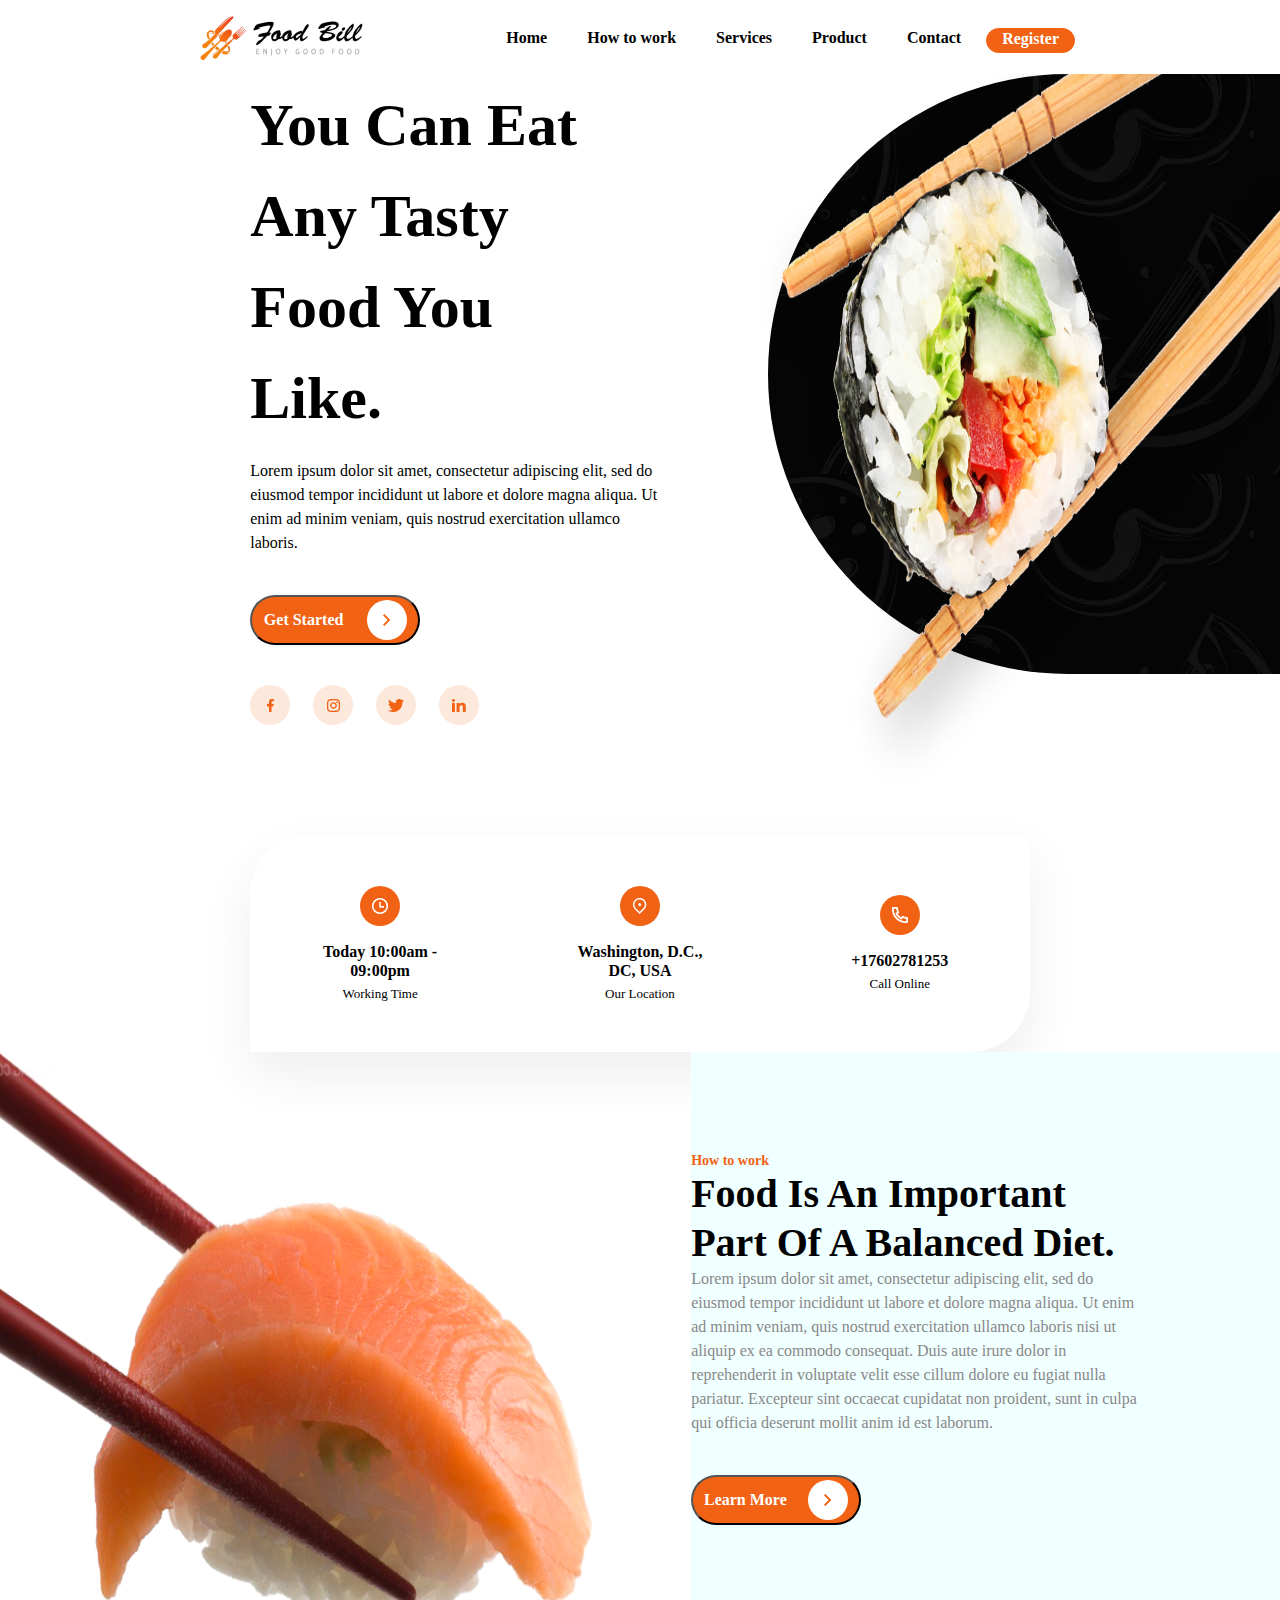
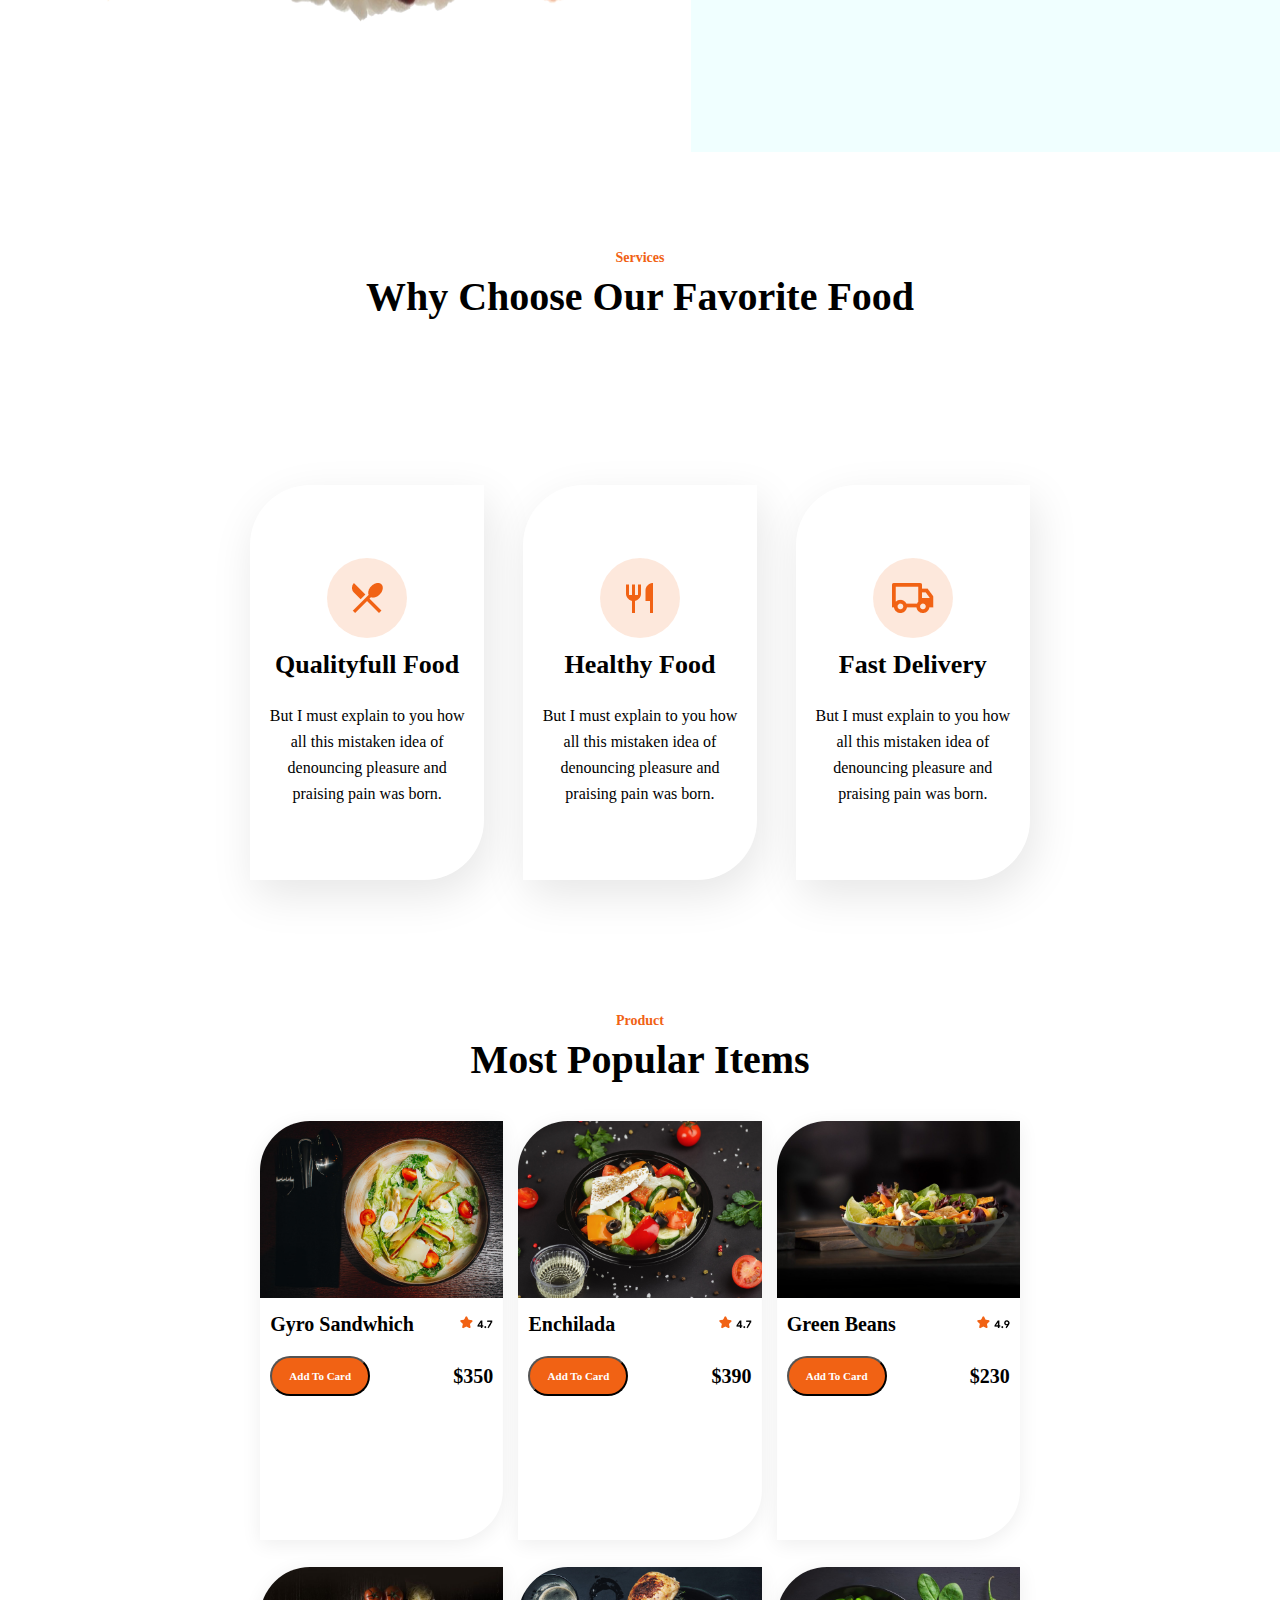
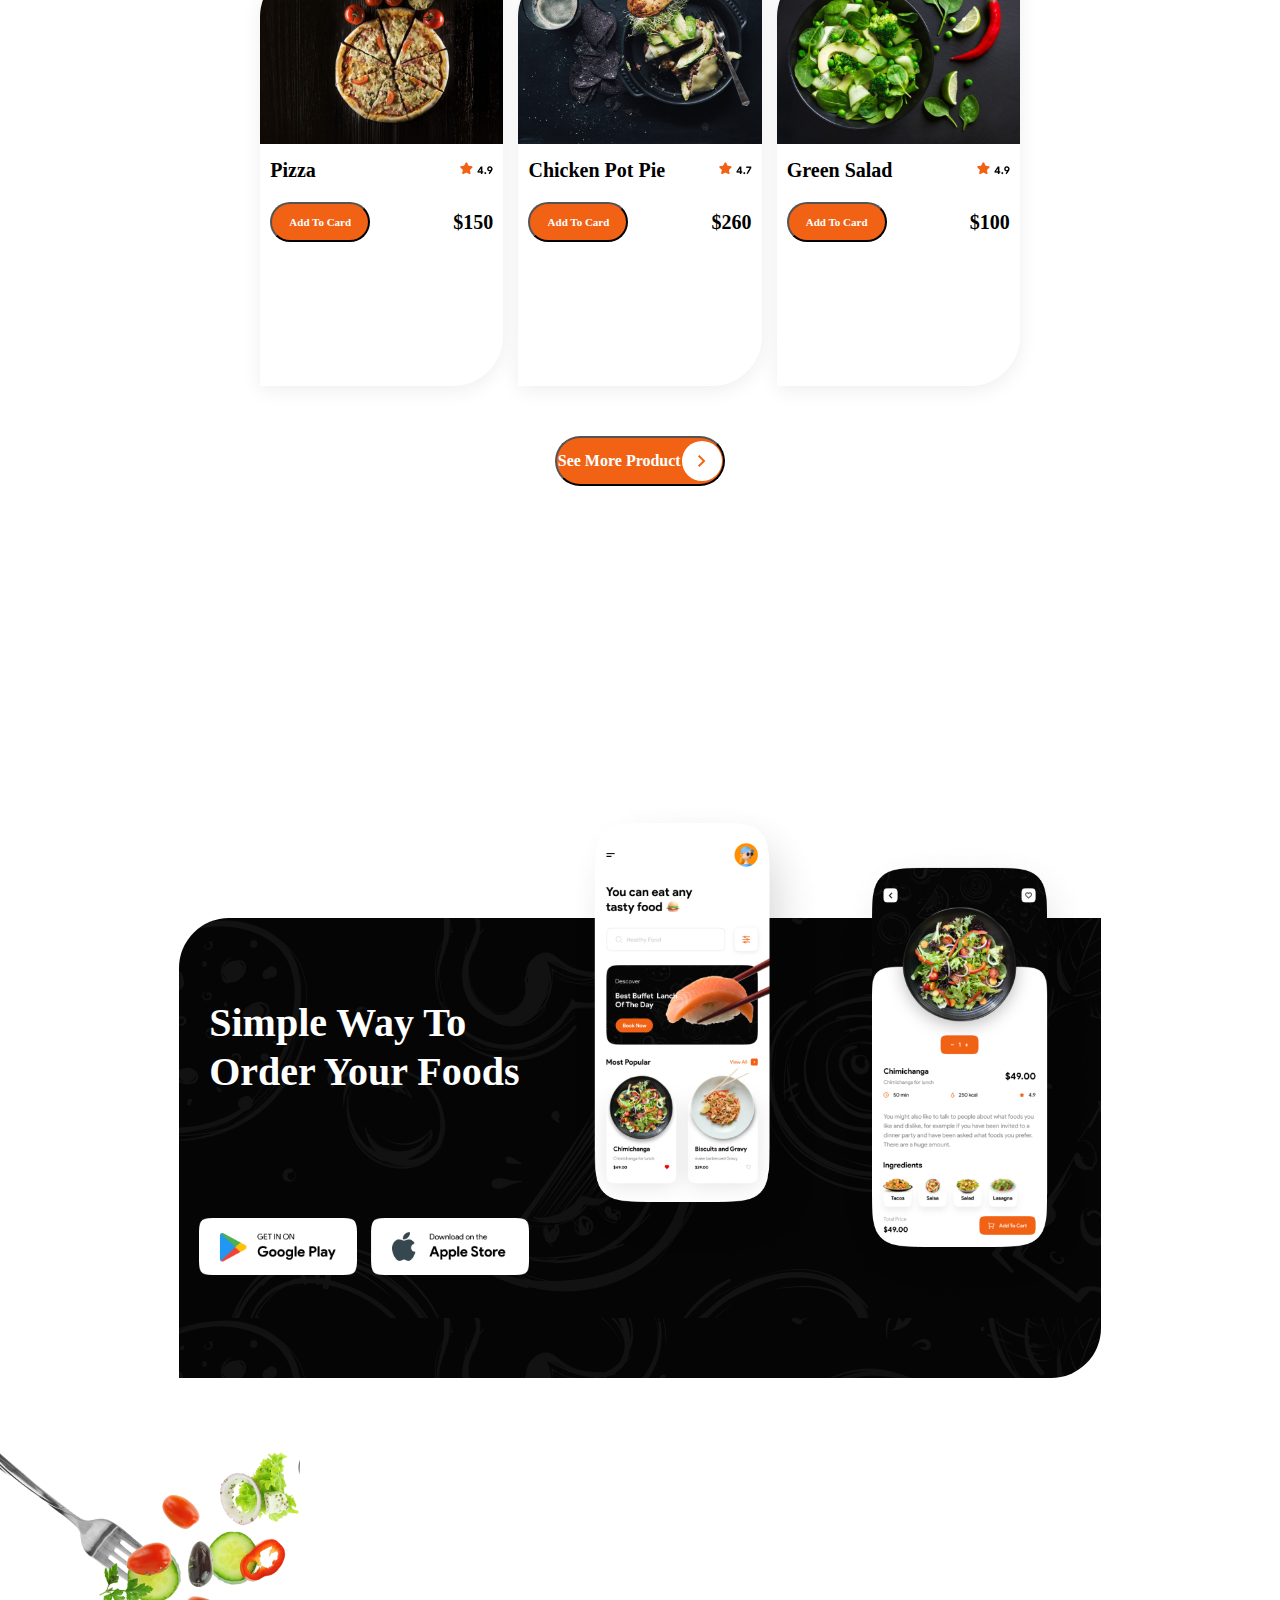
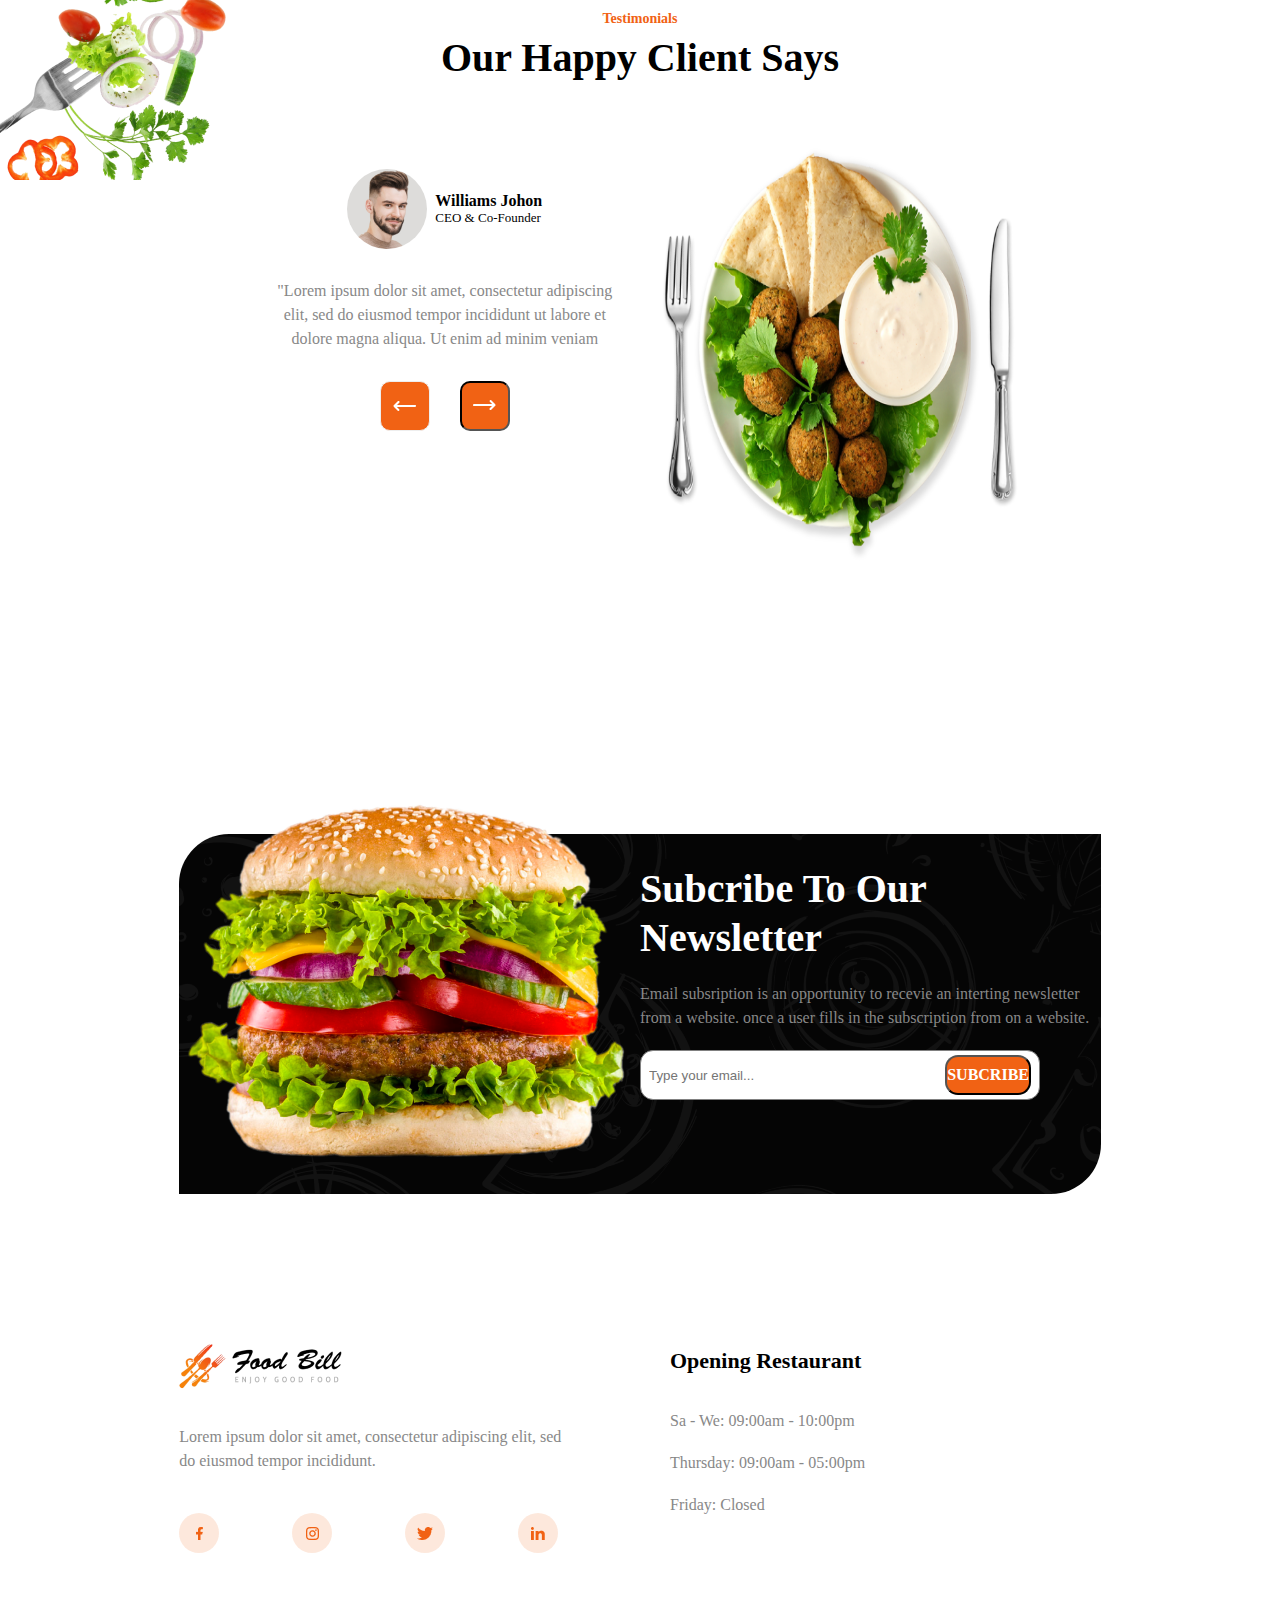
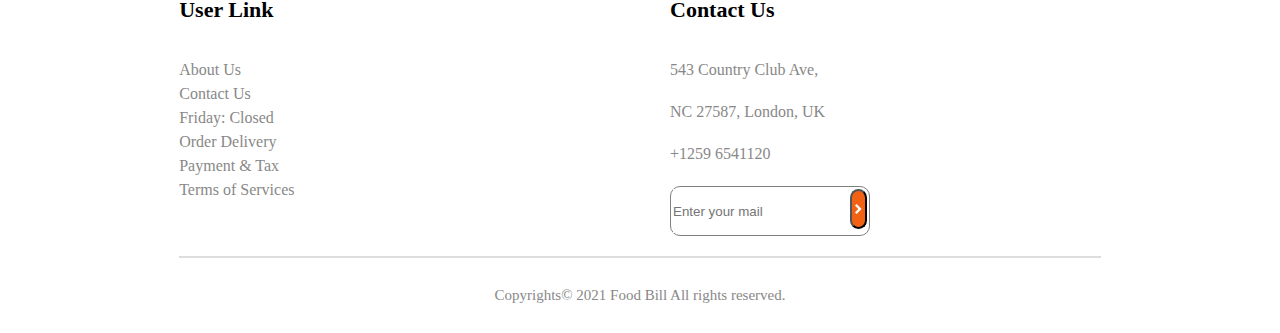
<file: FrontEnd-Restoran/index.html>
<!DOCTYPE html>
<html lang="en">

<head>
    <meta charset="UTF-8">
    <meta http-equiv="X-UA-Compatible" content="IE=edge">
    <meta name="viewport" content="width=device-width, initial-scale=1.0">
    <link rel="stylesheet" href="sass/style.css">
    <script src="./script.js" defer></script>
    <link rel="stylesheet" href="https://cdnjs.cloudflare.com/ajax/libs/font-awesome/5.15.3/css/all.min.css"/>
    <title>Document</title>
</head>

<body>
    <div class="wrapper">
        <div class="main-container">
            <nav>
                <div class="logo">
                    <img src="./assets/images/logo.png">
                </div>
                <input type="checkbox" id="click">
                <label for="click" class="menu-btn">
                    <i class="fas fa-bars"></i>
                </label>
                <ul>
                    <li><a class="active" href="#">Home</a></li>
                    <li><a href="#">How to work</a></li>
                    <li><a href="#">Services</a></li>
                    <li><a href="#">Product</a></li>
                    <li><a href="#">Contact</a></li>
                    <li><a href="#">Register</a></li>
                </ul>
            </nav>
            <section class="intro-container">
                <div class="intro">
                    <div class="intro-h">
                        <p>You Can Eat
                            Any Tasty
                            Food You Like.</p>
                    </div>
                    <div class="intro-p">
                        <p>Lorem ipsum dolor sit amet, consectetur adipiscing elit, sed do eiusmod tempor incididunt ut
                            labore et dolore magna aliqua. Ut enim ad minim veniam, quis nostrud exercitation ullamco
                            laboris.</p>
                    </div>
                    <button class="button">
                        <p>Get Started</p>
                        <div class="vector">
                            <img src="./assets/images/Vector.png">
                        </div>
                    </button>
                    <div class="social">
                        <div><img src="./assets/images/facebook.png"></div>
                        <div><img src="./assets/images/instagram.png"></div>
                        <div><img src="./assets/images/twitter.png"></div>
                        <div><img src="./assets/images/linkedln.png"></div>
                    </div>
                    <div class="info">
                        <div class="info-blog">
                            <div class="blog">
                                <div>
                                    <div class="blog-img">
                                        <img src="./assets/images/clock.png">
                                    </div>
                                </div>
                                <div class="blog-text-1">
                                    <p>Today 10:00am - 09:00pm</p>
                                </div>
                                <div class="blog-text-2">
                                    <p>Working Time</p>
                                </div>
                            </div>
                        </div>
                        <div class="info-blog">
                            <div class="blog">
                                <div>
                                    <div class="blog-img">
                                        <img src="./assets/images/place.png">
                                    </div>
                                </div>
                                <div class="blog-text-1">
                                    <p>Washington, D.C., DC, USA</p>
                                </div>
                                <div class="blog-text-2">
                                    <p>Our Location</p>
                                </div>
                            </div>
                        </div>
                        <div class="info-blog">
                            <div class="blog">
                                <div>
                                    <div class="blog-img">
                                        <img src="./assets/images/Telephone.png">
                                    </div>
                                </div>
                                <div class="blog-text-1">
                                    <p>‎+17602781253</p>
                                </div>
                                <div class="blog-text-2">
                                    <p>Call Online</p>
                                </div>
                            </div>
                        </div>
                    </div>
                </div>
                <div class="hecne">
                    <!-- <img id="bowl" src="./assets/images/sushi-bowl.png"> -->
                    <img id="sushibowl" src="./assets/images/sushi-sticks.png">
                </div>
            </section>
            <section class="diet">
                <div class="diet-pic">
                    <img id="stick" src="./assets/images/sushi-stick.png">
                </div>
                <div class="diet-box">
                    <div class="diet-part">
                        <p>How to work</p>
                        <p>Food Is An Important Part Of
                            A Balanced Diet.</p>
                        <p>Lorem ipsum dolor sit amet, consectetur adipiscing elit, sed do eiusmod tempor incididunt ut
                            labore et dolore magna aliqua. Ut enim ad minim veniam, quis nostrud exercitation ullamco
                            laboris nisi ut aliquip ex ea commodo consequat. Duis aute irure dolor in reprehenderit in
                            voluptate velit esse cillum dolore eu fugiat nulla pariatur. Excepteur sint occaecat
                            cupidatat non proident, sunt in culpa qui officia deserunt mollit anim id est laborum.</p>
                        <button class="button">
                            <p>Learn More</p>
                            <div class="vector">
                                <img src="./assets/images/Vector.png">
                            </div>
                        </button>
                    </div>
                </div>
            </section>
            <section class="services">
                <div class="ser-con">
                    <p class="ser-p">Services</p>
                </div>
                <div class="fav-con">
                    <p class="fav-p">Why Choose Our Favorite Food</p>
                </div>
                <div class="service-blog-container">
                    <div class="service-blogs">
                        <div class="service-blog">
                            <div class="ser-blog">
                                <div class="icon-con">
                                    <div class="icon">
                                        <img src="./assets/images/fork1.png">
                                    </div>
                                </div>
                                <div>
                                    <p class="ser-blog-h">
                                        Qualityfull Food
                                    </p>
                                </div>
                                <div>
                                    <p class="ser-blog-p">
                                        But I must explain to you how all this
                                        mistaken idea of denouncing pleasure and praising pain was born.
                                    </p>
                                </div>
                            </div>
                        </div>
                        <div class="service-blog">
                            <div class="ser-blog">
                                <div class="icon-con">
                                    <div class="icon">
                                        <img src="./assets/images/fork2.png">
                                    </div>
                                </div>
                                <div>
                                    <p class="ser-blog-h">
                                        Healthy Food
                                    </p>
                                </div>
                                <div>
                                    <p class="ser-blog-p">
                                        But I must explain to you how all this
                                        mistaken idea of denouncing pleasure and praising pain was born.
                                    </p>
                                </div>
                            </div>
                        </div>
                        <div class="service-blog">
                            <div class="ser-blog">
                                <div class="icon-con">
                                    <div class="icon">
                                        <img src="./assets/images/kamaz.png">
                                    </div>
                                </div>
                                <div>
                                    <p class="ser-blog-h">
                                        Fast Delivery
                                    </p>
                                </div>
                                <div>
                                    <p class="ser-blog-p">
                                        But I must explain to you how all this
                                        mistaken idea of denouncing pleasure and praising pain was born.
                                    </p>
                                </div>
                            </div>
                        </div>
                    </div>
                </div>
            </section>
            <section class="menu-sec">
                <div class="ser-con">
                    <p class="ser-p">Product</p>
                </div>
                <div class="fav-con">
                    <p class="fav-p">Most Popular Items</p>
                </div>
                <div class="menus-sec">
                    <div class="menus">
                        <div class="menu">
                            <div>
                                <img class="photo" src="./assets/images/pro1.png">
                            </div>
                            <div class="prdc-name">
                                <div>
                                    <p>Gyro Sandwhich</p>
                                </div>
                                <div>
                                    <img src="./assets/images/star.png">
                                    <img src="./assets/images/4.7.png">
                                </div>
                            </div>
                            <div class="addto">
                                <button class="buttonadd">
                                    <p>Add To Card</p>
                                </button>
                                <p class="price">
                                    $350
                                </p>
                            </div>
                        </div>
                        <div class="menu">
                            <div>
                                <img class="photo" src="./assets/images/pro2.png">
                            </div>
                            <div class="prdc-name">
                                <div>
                                    <p>Enchilada</p>
                                </div>
                                <div>
                                    <img src="./assets/images/star.png">
                                    <img src="./assets/images/4.7.png">
                                </div>
                            </div>
                            <div class="addto">
                                <button class="buttonadd">
                                    <p>Add To Card</p>
                                </button>
                                <p class="price">
                                    $390
                                </p>
                            </div>
                        </div>
                        <div class="menu">
                            <div>
                                <img class="photo" src="./assets/images/pro3.png">
                            </div>
                            <div class="prdc-name">
                                <div>
                                    <p>Green Beans</p>
                                </div>
                                <div>
                                    <img src="./assets/images/star.png">
                                    <img src="./assets/images/4.9.png">
                                </div>
                            </div>
                            <div class="addto">
                                <button class="buttonadd">
                                    <p>Add To Card</p>
                                </button>
                                <p class="price">
                                    $230
                                </p>
                            </div>
                        </div>
                        <div class="menu">
                            <div>
                                <img class="photo" src="./assets/images/pro4.png">
                            </div>
                            <div class="prdc-name">
                                <div>
                                    <p>Pizza</p>
                                </div>
                                <div>
                                    <img src="./assets/images/star.png">
                                    <img src="./assets/images/4.9.png">
                                </div>
                            </div>
                            <div class="addto">
                                <button class="buttonadd">
                                    <p>Add To Card</p>
                                </button>
                                <p class="price">
                                    $150
                                </p>
                            </div>
                        </div>
                        <div class="menu">
                            <div>
                                <img class="photo" src="./assets/images/pro5.png">
                            </div>
                            <div class="prdc-name">
                                <div>
                                    <p>Chicken Pot Pie</p>
                                </div>
                                <div>
                                    <img src="./assets/images/star.png">
                                    <img src="./assets/images/4.7.png">
                                </div>
                            </div>
                            <div class="addto">
                                <button class="buttonadd">
                                    <p>Add To Card</p>
                                </button>
                                <p class="price">
                                    $260
                                </p>
                            </div>
                        </div>
                        <div class="menu">
                            <div>
                                <img class="photo" src="./assets/images/pro6.png">
                            </div>
                            <div class="prdc-name">
                                <div>
                                    <p>Green Salad</p>
                                </div>
                                <div>
                                    <img src="./assets/images/star.png">
                                    <img src="./assets/images/4.9.png">
                                </div>
                            </div>
                            <div class="addto">
                                <button class="buttonadd">
                                    <p>Add To Card</p>
                                </button>
                                <p class="price">
                                    $100
                                </p>
                            </div>
                        </div>
                    </div>
                </div>
                <div class="centered-button">
                    <button class="button">
                        <p>See More Product</p>
                        <div class="vector">
                            <img src="./assets/images/Vector.png">
                        </div>
                    </button>
                </div>
            </section>
            <section class="apps">
                <div class="app">
                    <div class="left-app">
                        <div class="word-con">
                            <p>Simple Way To
                                Order Your Foods</p>
                        </div>
                        <img id="apps" src="./assets/images/apps.png">
                    </div>
                    <div class="right-app">
                        <div><img id="tel1" src="./assets/images/tel1.png"></div>
                        <div><img id="tel2" src="./assets/images/tel2.png"></div>
                    </div>
                </div>
            </section>
            <section class="client">
                <div class="salad">

                </div>
                <div class="ser-con">
                    <p class="ser-p">Testimonials</p>
                </div>
                <div class="fav-con">
                    <p class="fav-p">Our Happy Client Says</p>
                </div>
                <div class="client-con">
                    <div class="client-box">
                        <div class="box">
                            <div class="inner-box">
                                <div class="profile">
                                    <img id="profile" src="./assets/images/profile.png">
                                    <div>
                                        <p>Williams Johon</p>
                                        <p>CEO & Co-Founder</p>
                                    </div>
                                </div>
                                <div class="info-box">
                                    <p>
                                        "Lorem ipsum dolor sit amet, consectetur adipiscing elit, sed do eiusmod tempor
                                        incididunt ut labore et dolore magna aliqua. Ut enim ad minim veniam
                                    </p>
                                </div>
                                <div class="icon-con">
                                    <div class="icons">
                                        <button class="side-button-1">
                                            <img id="arrowcolor" src="./assets/images/arrow.png">
                                        </button>
                                        <button class="side-button-2">
                                            <img src="./assets/images/arrow.png">
                                        </button>
                                    </div>
                                </div>
                            </div>
                        </div>
                        <div class="falafel">
                            <img id="falafel" src="./assets/images/falafel.png">
                        </div>
                    </div>
                </div>
            </section>
            <section class="subscribe-container">
                <div class="subscribe">
                    <div class="sub-left">
                        <img id="hamburger" src="./assets/images/hamburger.png">
                    </div>
                    <div class="sub-right">
                        <div class="sub-h">
                            <p>Subcribe To Our Newsletter</p>
                        </div>
                        <div class="sub-p">
                            <p>Email subsription is an opportunity to recevie an interting newsletter
                                from a website. once a user fills in the subscription from on a website.</p>
                        </div>
                        <div class="sub-input">
                            <!-- <input type="text" placeholder="Type your email..." id="fname" name="fname"> -->
                            <form>
                                <input type="text" placeholder="Type your email..." id="fname" name="fname">
                                <button>
                                    <p>SUBCRIBE</p>
                                </button>
                            </form>
                        </div>
                    </div>
                </div>
            </section>
            <section class="footer">
                <div class="foot-up">
                    <div class="foots">
                        <div class="foot">
                            <img src="./assets/images/logo.png">
                            <div class="foot-alt">
                                <p class="foot-text">Lorem ipsum dolor sit amet, consectetur adipiscing elit, sed do
                                    eiusmod tempor incididunt.</p>
                            </div>
                            <div class="social">
                                <div><img src="./assets/images/facebook.png"></div>
                                <div><img src="./assets/images/instagram.png"></div>
                                <div><img src="./assets/images/twitter.png"></div>
                                <div><img src="./assets/images/linkedln.png"></div>
                            </div>
                        </div>
                        <div class="foot">
                            <div>
                                <p class="foot-h">Opening Restaurant</p>
                            </div>
                            <div class="foot-alt">
                                <p>Sa - We: 09:00am - 10:00pm</p><br>
                                <p>Thursday: 09:00am - 05:00pm</p><br>
                                <p>Friday: Closed</p>
                                <p></p>
                                <p></p>
                                <p></p>
                            </div>
                        </div>
                        <div class="foot">
                            <div>
                                <p class="foot-h">User Link</p>
                            </div>
                            <div class="foot-alt">
                                <p>About Us</p>
                                <p>Contact Us</p>
                                <p>Friday: Closed</p>
                                <p>Order Delivery</p>
                                <p>Payment & Tax</p>
                                <p>Terms of Services</p>
                            </div>
                        </div>
                        <div class="foot">
                            <div>
                                <p class="foot-h">Contact Us</p>
                            </div>
                            <div class="foot-alt">
                                <p>543 Country Club Ave,</p><br>
                                <p>NC 27587, London, UK</p><br>
                                <p>+1259 6541120</p>
                            </div>
                            <div class="sub-input">
                                <!-- <input type="text" placeholder="Type your email..." id="fname" name="fname"> -->
                                <form>
                                    <input type="text" placeholder="Enter your mail" id="fname" name="fname">
                                    <button><img src="./assets/images/vector2.png"></button>
                                </form>
                            </div>
                        </div>
                    </div>
                </div>
                <div class="foot-mid">
                    <div class="foot-m">
                    </div>
                </div>
                <div class="foot-end">
                    <p> Copyrights© 2021 Food Bill All rights reserved.</p>
                </div>
            </section>
        </div>
    </div>
</body>

</html>
</file>
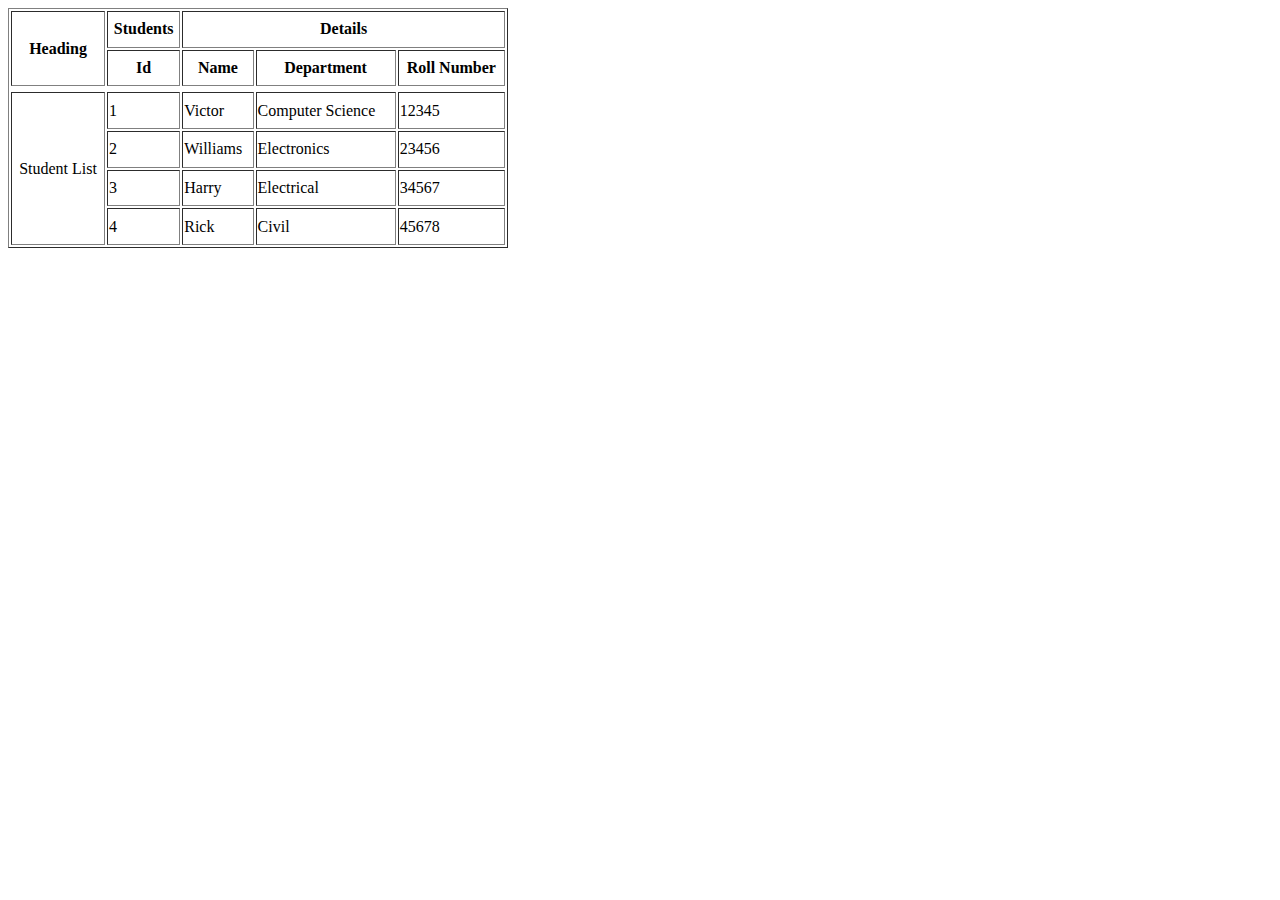
<file: Homework-table/index.html>
<!DOCTYPE html>
<html>

<head>
    <meta charset="UTF-8">
    <title>TABLE</title>
</head>

<body>
    <table border="1" width="500" height="240">
        <tr>
            <td rowspan="2" align="center" valign="center"><b>Heading</b></td>
            <td align="center" valign="center"><b>Students</b></td>
            <td colspan="3" align="center" valign="center"><b>Details</b></td>
        </tr>
        <tr>
            <td align="center" valign="center"><b>Id</b></td>
            <td align="center" valign="center"><b>Name</b></td>
            <td align="center" valign="center"><b>Department</b></td>
            <td align="center" valign="center"><b>Roll Number</b></td>
        </tr>
        <tr>
            
        </tr>
        <tr>
            
        </tr>
        <tr>
            <td rowspan="4" align="center" valign="center">Student List</td>
            <td>1</td>
            <td>Victor</td>
            <td>Computer Science</td>
            <td>12345</td>
        </tr>
        <tr>
            <td>2</td>
            <td>Williams</td>
            <td>Electronics</td>
            <td>23456</td>
        </tr>
        <tr>
            <td>3</td>
            <td>Harry</td>
            <td>Electrical</td>
            <td>34567</td>
        </tr>
        <tr>
            <td>4</td>
            <td>Rick</td>
            <td>Civil</td>
            <td>45678</td>
        </tr>
    </table>
</body>

</html>
</file>
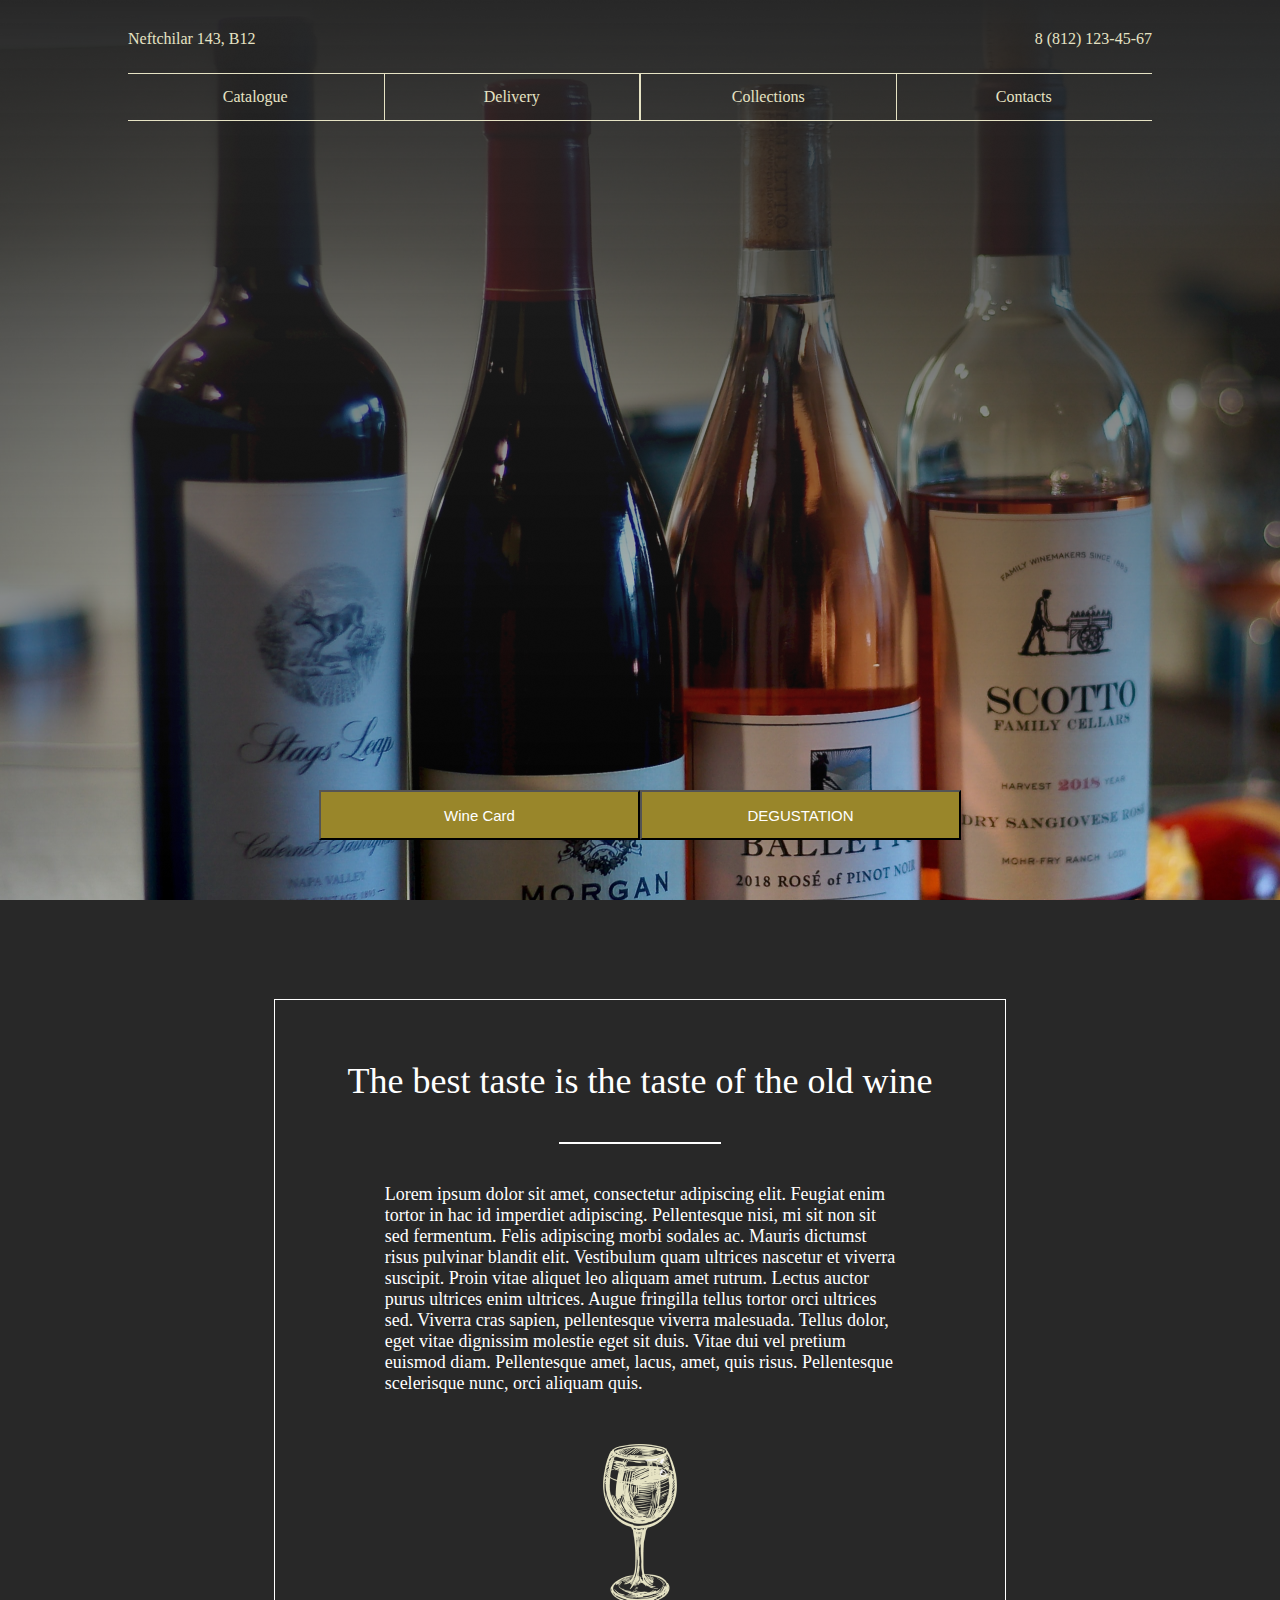
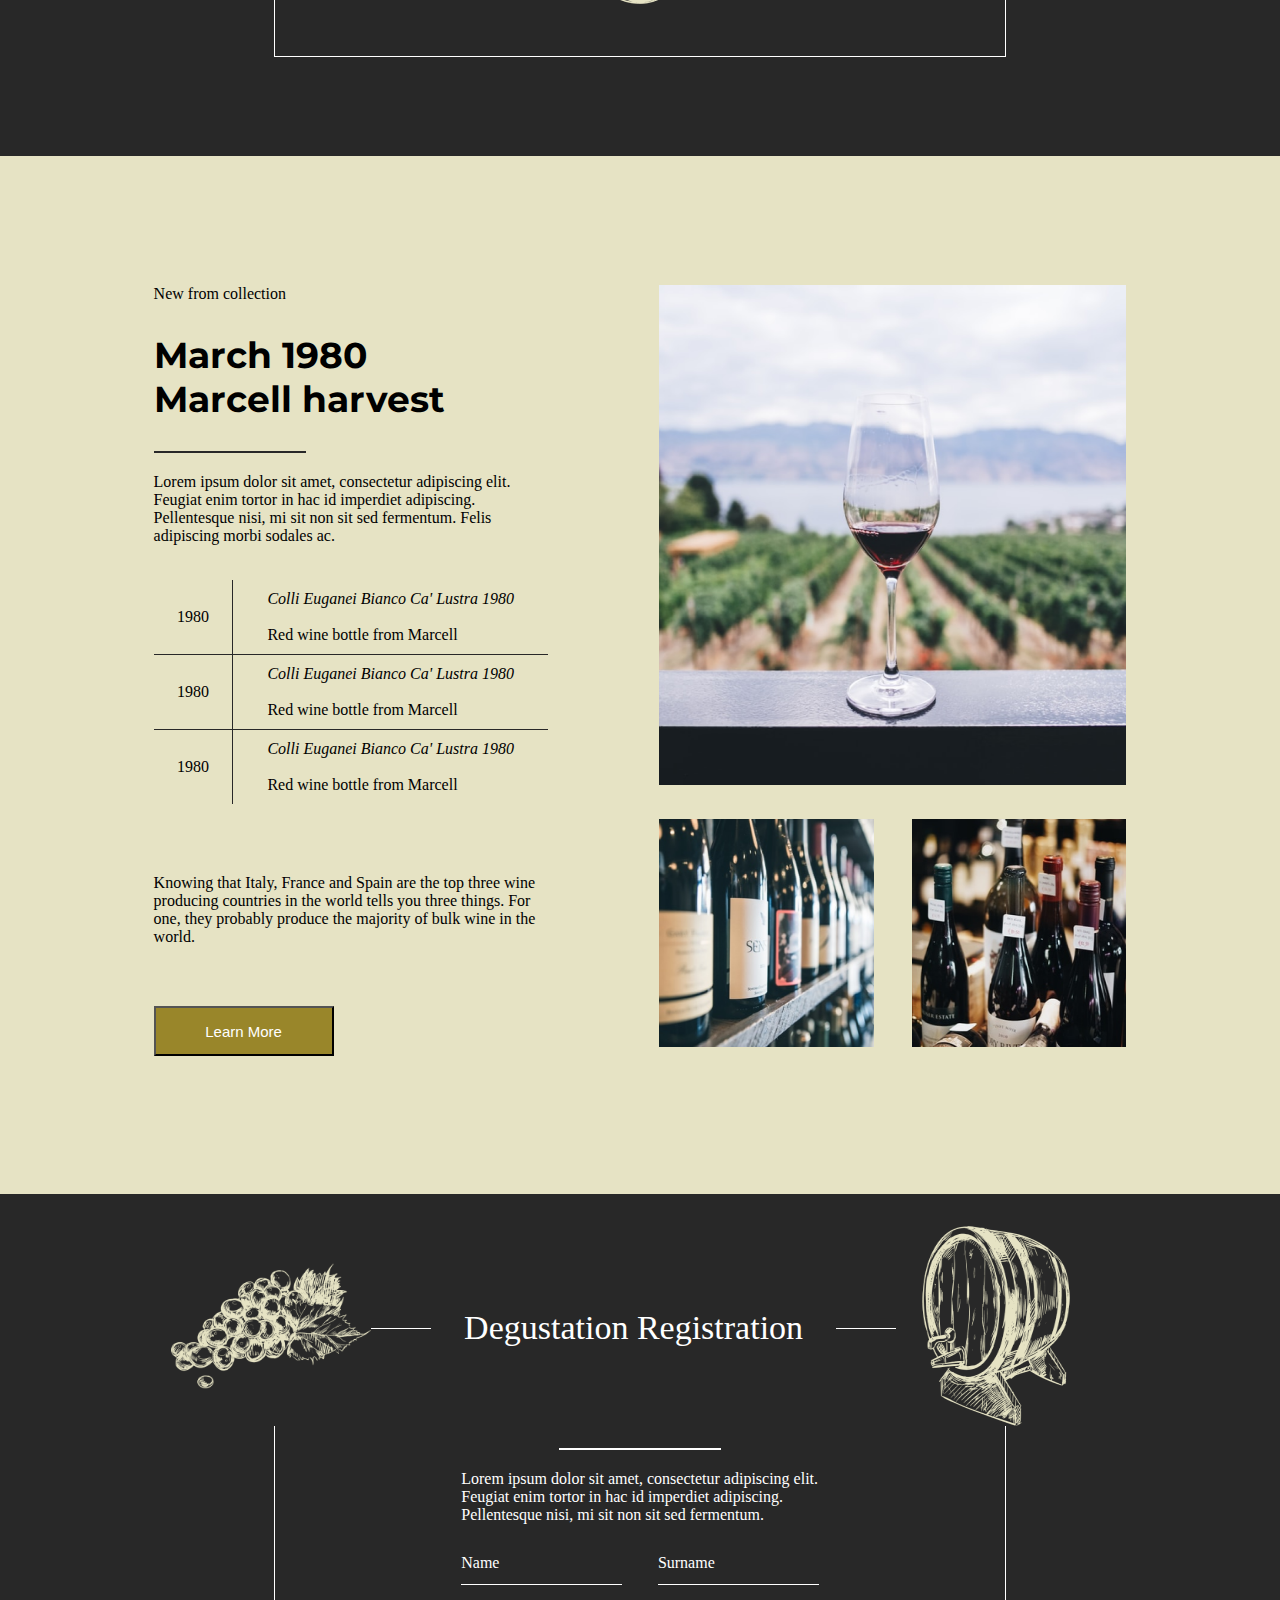
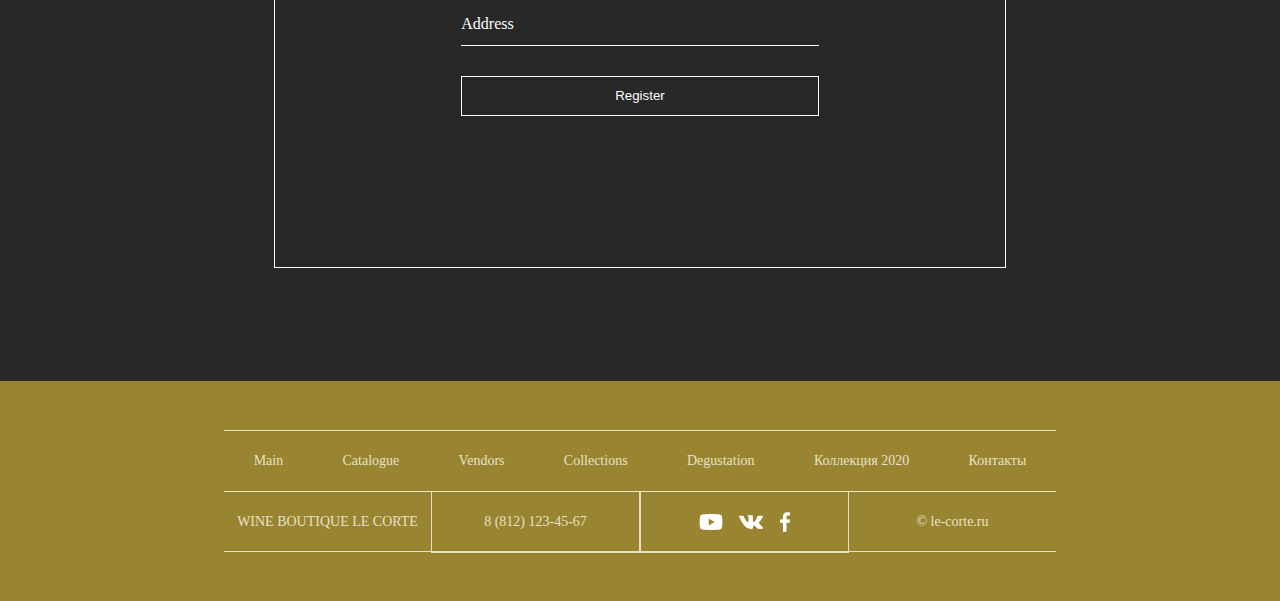
<file: Le-Corte/index.html>
<!DOCTYPE html>
<html lang="en">

<head>
    <meta charset="UTF-8">
    <meta http-equiv="X-UA-Compatible" content="IE=edge">
    <meta name="viewport" content="width=device-width, initial-scale=1.0">
    <link rel="stylesheet" href="style.css">
    <link href='https://fonts.googleapis.com/css?family=Montserrat' rel='stylesheet'>
    <title>Document</title>
</head>

<body>
    <div class="wrapper">
        <div class="main-container">
            <div class="nav-container">
                <nav class="navigation">
                    <div class="uppernav">
                        <div>
                            <p>Neftchilar 143, B12</p>
                        </div>
                        <div>
                            <p>8 (812) 123-45-67</p>
                        </div>
                    </div>
                    <div class="lowernav">
                        <div class="navigation-items">
                            <div class="navel">Catalogue</div>
                            <div class="special">Delivery</div>
                            <div class="special">Collections</div>
                            <div class="navel">Contacts</div>
                        </div>
                    </div>
                </nav>
            </div>
            <div class="empty"></div>
            <section class="intro-section">
                <div class="buttons">
                    <button>
                        <p>Wine Card</p>
                    </button>
                    <button>
                        <p>DEGUSTATION</p>
                    </button>
                </div>
            </section>
        </div>
        <section class="second-section">
            <div class="wine-box">
                <div class="box-title">
                    <p>The best taste is the taste of the old wine</p>
                </div>
                <div class="box-shortline">
                    <div class="shortline">
                    </div>
                </div>
                <div class="box-desc">
                    <p>Lorem ipsum dolor sit amet, consectetur adipiscing elit. Feugiat enim tortor in hac id imperdiet
                        adipiscing. Pellentesque nisi, mi sit non sit sed fermentum. Felis adipiscing morbi sodales ac.
                        Mauris dictumst risus pulvinar blandit elit. Vestibulum quam ultrices nascetur et viverra
                        suscipit. Proin vitae aliquet leo aliquam amet rutrum. Lectus auctor purus ultrices enim
                        ultrices. Augue fringilla tellus tortor orci ultrices sed. Viverra cras sapien, pellentesque
                        viverra malesuada. Tellus dolor, eget vitae dignissim molestie eget sit duis. Vitae dui vel
                        pretium euismod diam. Pellentesque amet, lacus, amet, quis risus. Pellentesque scelerisque nunc,
                        orci aliquam quis.</p>
                </div>
                <div class="box-image">
                    <img src="./images/image.png">
                </div>
            </div>
        </section>
        <section class="third-section">
            <div class="tablecontainer">
                <div class="table">
                    <div class="tableinner">
                        <p class="w1">New from collection</p>
                        <div class="boxh1">
                            <h1 class="hfont">March 1980<br>
                            Marcell harvest</h1>
                        </div>
                        <div class="line1">
                        </div>
                        <p class="w2">Lorem ipsum dolor sit amet, consectetur adipiscing elit. Feugiat enim tortor in hac id
                            imperdiet adipiscing. Pellentesque nisi, mi sit non sit sed fermentum. Felis adipiscing
                            morbi sodales ac. </p>
                        <div class="tabs">
                            <div class="tab">
                                <div class="lefttab">
                                    <p>1980</p>
                                </div>
                                <div class="righttab">
                                    <div>
                                        <div class="r1">
                                            <p><i>Colli Euganei Bianco Ca' Lustra 1980</i></p><br>
                                        </div>
                                        <div class="r2">
                                            <p>Red wine bottle from Marcell</p>
                                        </div>
                                    </div>
                                </div>
                            </div>
                            <div class="tab">
                                <div class="lefttabspe">
                                    <p>1980</p>
                                </div>
                                <div class="righttabspe">
                                    <div>
                                        <div class="r1">
                                            <p><i>Colli Euganei Bianco Ca' Lustra 1980</i></p><br>
                                        </div>
                                        <div class="r2">
                                            <p>Red wine bottle from Marcell</p>
                                        </div>
                                    </div>
                                </div>
                            </div>
                            <div class="tab">
                                <div class="lefttab">
                                    <p>1980</p>
                                </div>
                                <div class="righttab">
                                    <div>
                                        <div class="r1">
                                            <p><i>Colli Euganei Bianco Ca' Lustra 1980</i></p><br>
                                        </div>
                                        <div class="r2">
                                            <p>Red wine bottle from Marcell</p>
                                        </div>
                                    </div>
                                </div>
                            </div>
                        </div>
                        <p class="w3">Knowing that Italy, France and Spain are the top three wine producing countries in the world
                            tells you three things. For one, they probably produce the majority of bulk wine in the
                            world. </p>
                        <button class="learn">
                            Learn More
                        </button>
                    </div>
                </div>
                <div class="tableimg">
                    <div>
                        <img class="tab1img" src="./images/Rectangle 11.png">
                    </div>
                    <div class="rec1">
                        <img class="tab2img" src="./images/Rectangle 12.png">
                        <img class="tab2img" src="./images/Rectangle 13.png">
                    </div>
                </div>
            </div>
        </section>
        <section class="s-section">
            <div class="title">
                <div>
                    <img class="aimg" src="./images/a1.png">
                </div>
                <div class="maintitle">
                    <p>Degustation Registration</p>
                </div>
                <div>
                    <img class="aimg" src="./images/a2.png">
                </div>
            </div>
        </section>
        <section class="fourth-section">
            <div class="reg-box">
                <div class="regin">
                    <div class="box-shortline">
                        <div class="shortline">
                        </div>
                    </div>
                    <div class="regindiv">
                        <p>Lorem ipsum dolor sit amet, consectetur adipiscing elit. Feugiat enim tortor in hac id imperdiet adipiscing. Pellentesque nisi, mi sit non sit sed fermentum. </p>
                    </div>
                    <div class="namephomecon">
                        <div class="namephone">
                            <div class="name"><p>Name</p></div>
                            <div class="phone"><p>Surname</p></div>
                        </div>
                    </div>
                    <div class="addresscon">
                        <div class="address"><p>Address</p></div>
                    </div>
                    <div class="registercon">
                        <button class="register">
                            Register
                        </button>
                    </div>
                </div>
            </div>
        </section>
        <footer class="foot">
            <div class="foot-box">
                <div class="foot1">
                    <p>Main</p>
                    <p>Catalogue</p>
                    <p>Vendors</p>
                    <p>Collections</p>
                    <p>Degustation</p>
                    <p>Коллекция 2020</p>
                    <p>Контакты</p>
                </div>
                <div class="foot2">
                    <div>
                        <p>WINE BOUTIQUE LE CORTE</p>
                    </div>
                    <div class="special2">
                        <p>8 (812) 123-45-67</p>
                    </div>
                    <div class="special2">
                        <!-- <p>WINE BOUTIQUE LE CORTE</p> -->
                        <img src="./images/Vector.png">
                        <img src="./images/Vector (1).png">
                        <img src="./images/Vector (2).png">
                    </div>
                    <div>
                        <p>© le-corte.ru</p>
                    </div>
                </div>
            </div>
        </footer>
    </div>
</body>

</html>
</file>
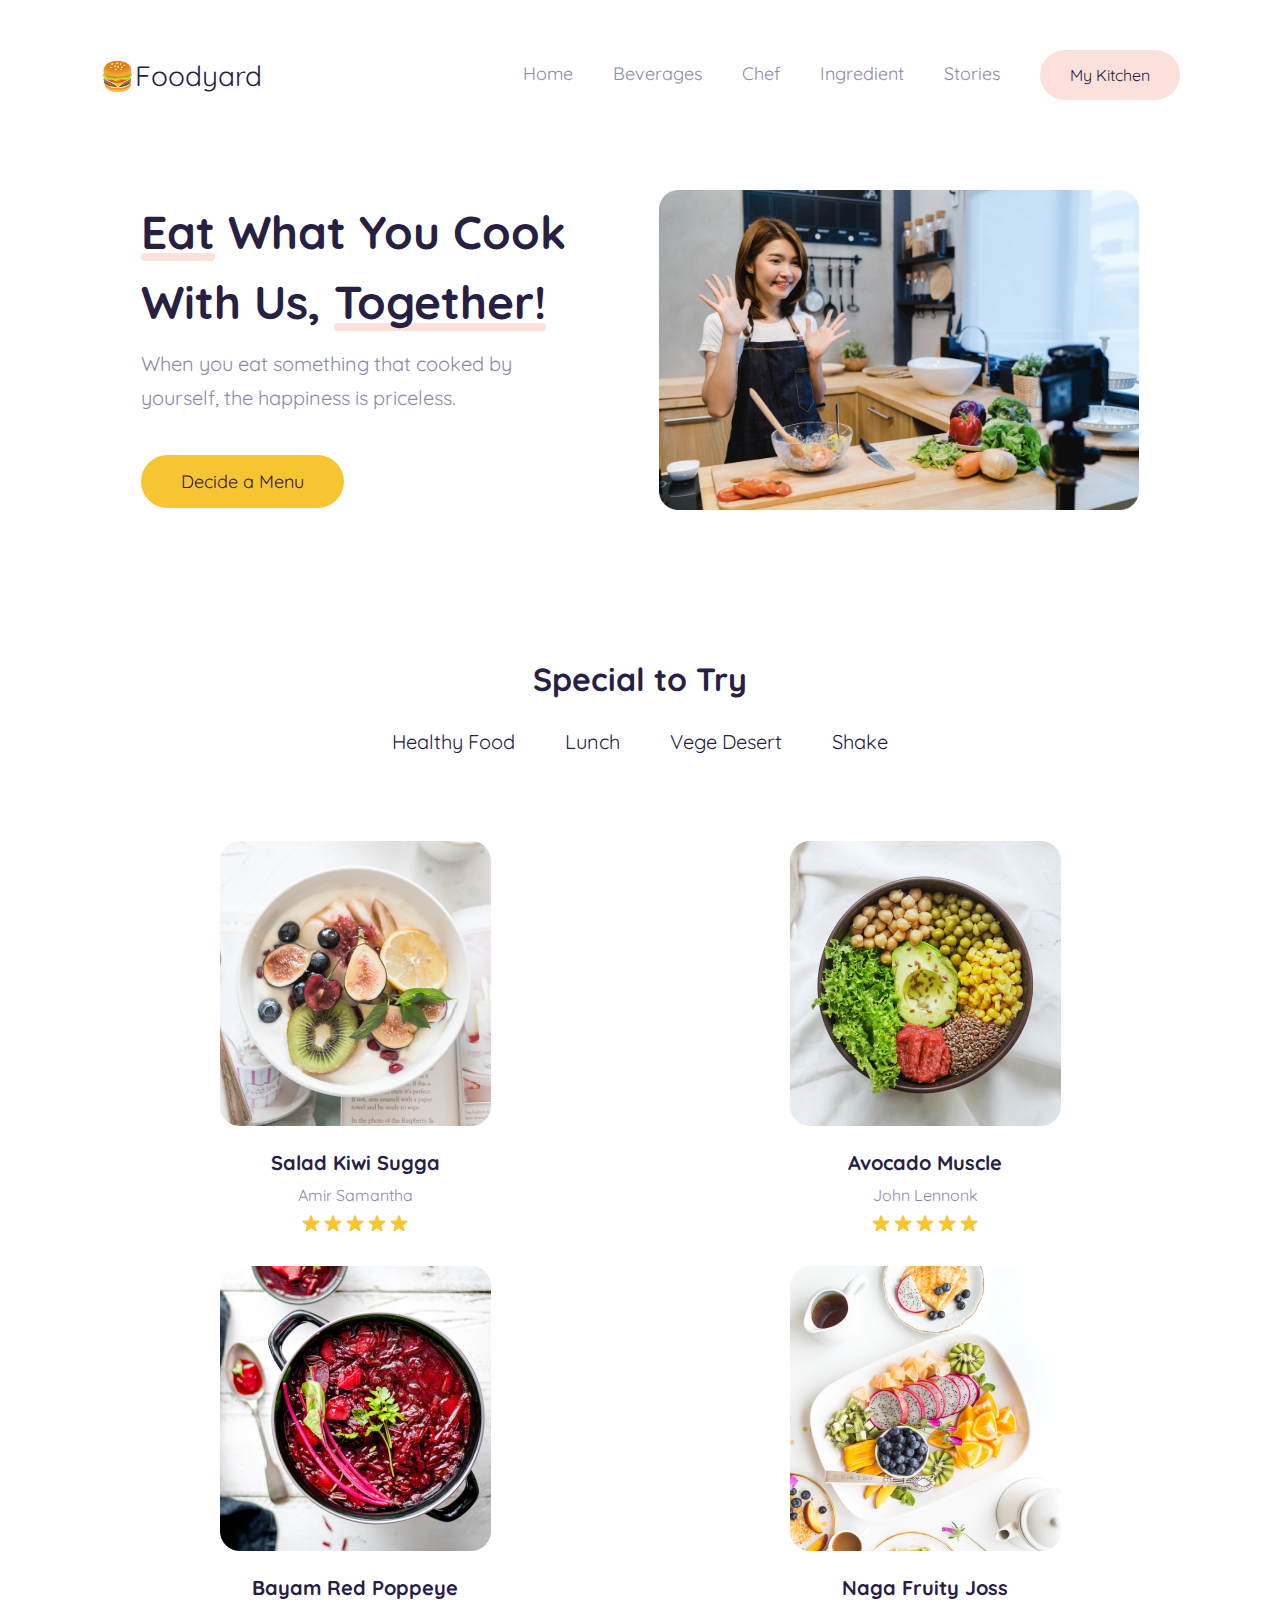
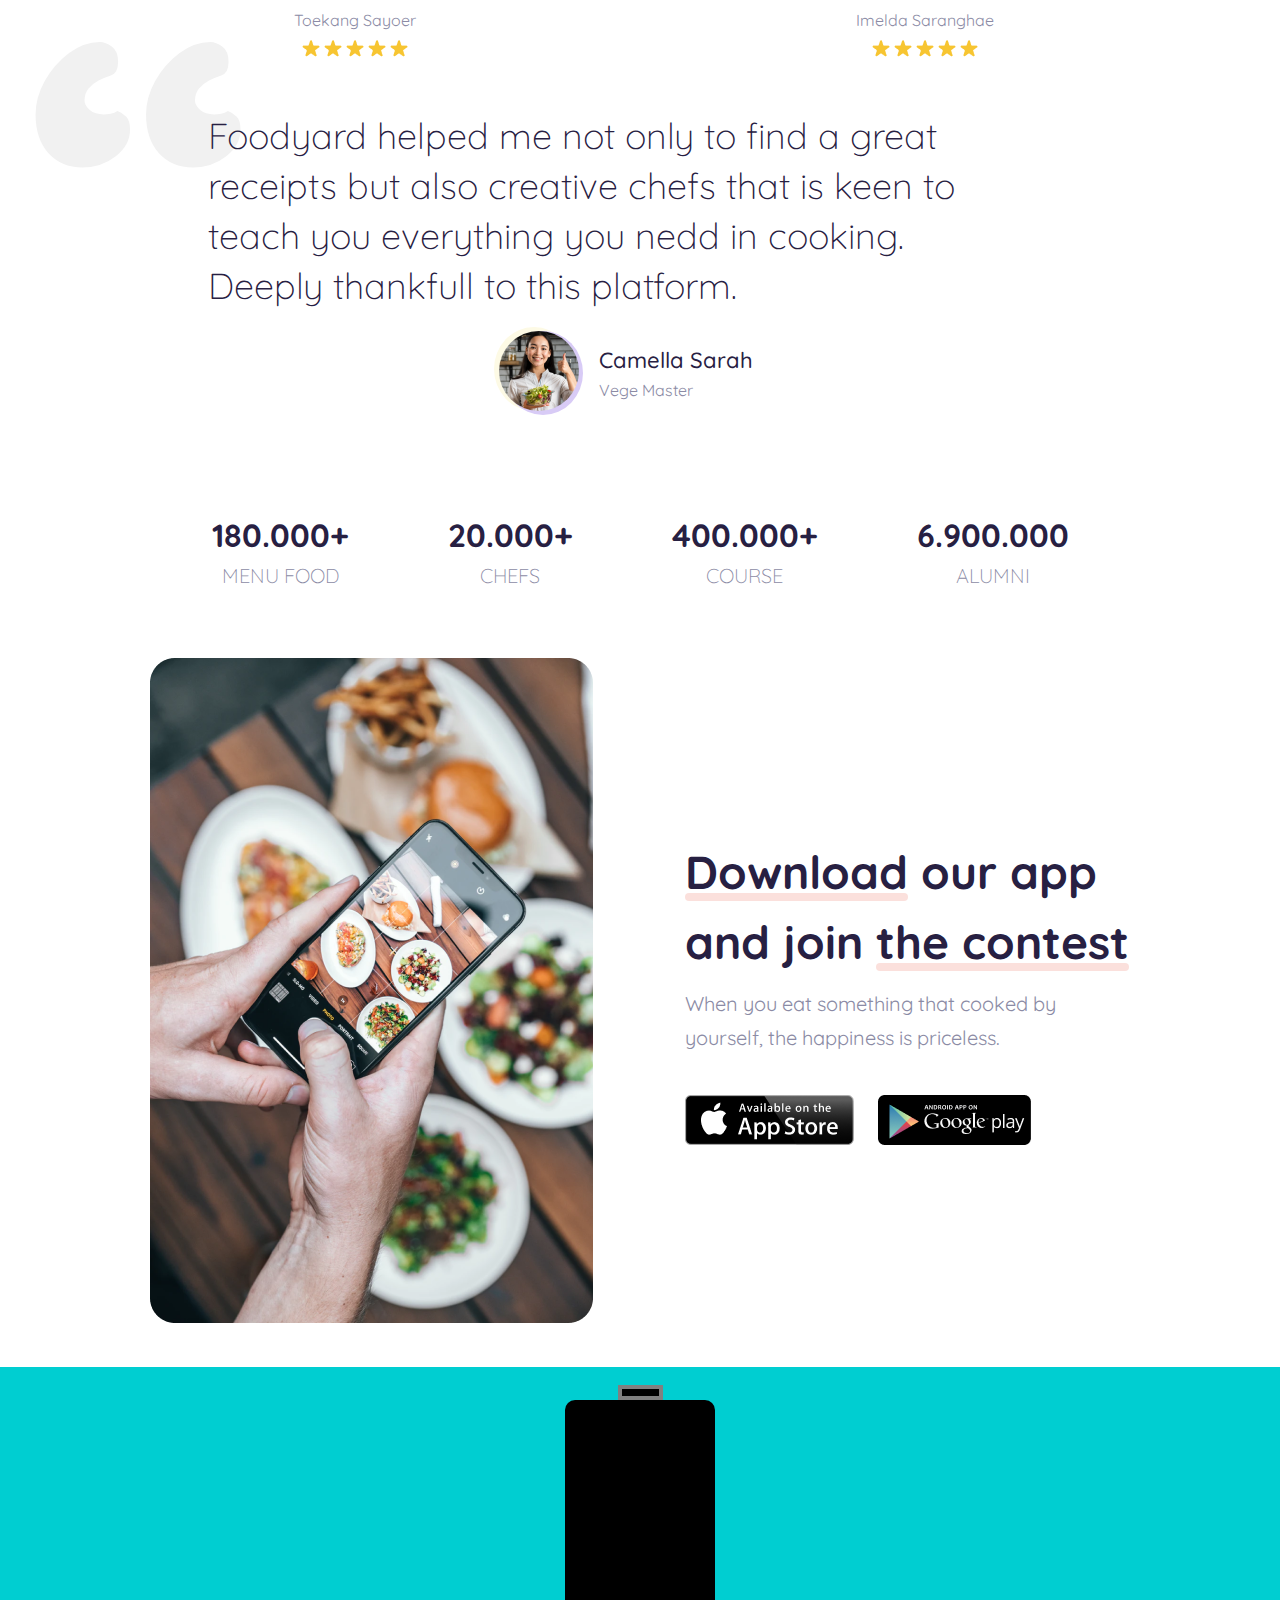
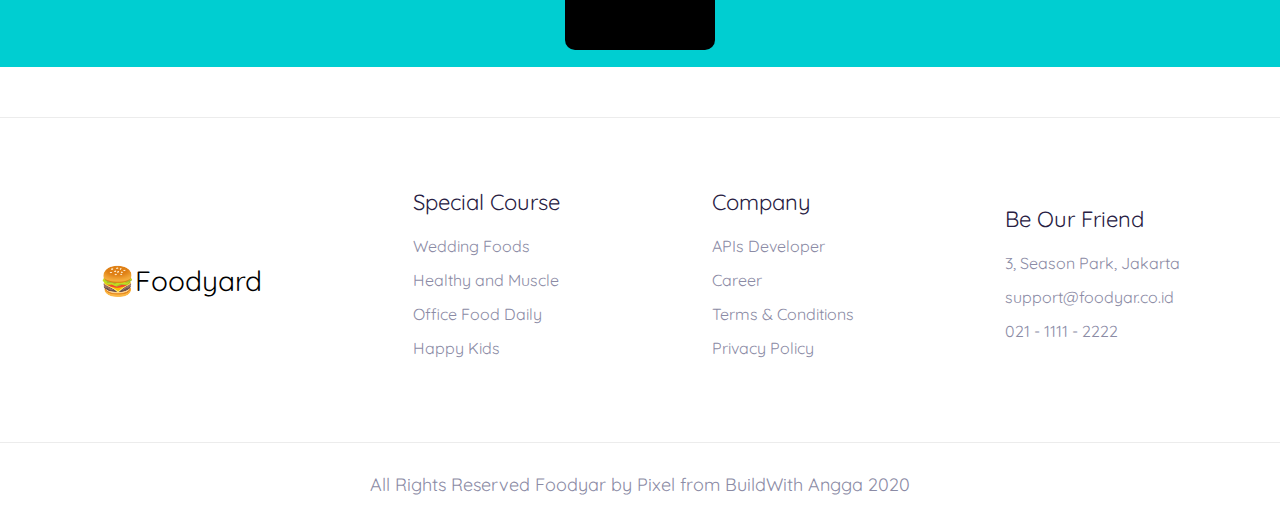
<file: Res-foodyard/foodyard/index.html>
<!DOCTYPE html>
<html lang="en">
<head>
    <meta charset="UTF-8">
    <meta http-equiv="X-UA-Compatible" content="IE=edge">
    <meta name="viewport" content="width=device-width, initial-scale=1.0">
    <link href="https://fonts.googleapis.com/css2?family=Albert+Sans:wght@100;200&family=Quicksand:wght@300;400;500;600;700&display=swap" rel="stylesheet">
    <link rel="stylesheet" href="style.css">
    <title>FoodYard</title>
</head>
<body>
    <div class="wrapper">
        <div class="main-container">
            <nav class="navigation">
                <div class="logo">
                    <p><span>🍔</span>Foodyard</p>
                </div>
                <div class="nav-actions">
                    <ul class="navigation-items">
                        <li>Home</li>
                        <li>Beverages</li>
                        <li>Chef</li>
                        <li>Ingredient</li>
                        <li>Stories</li>
                        <div class="nav-button">My Kitchen</div>
                    </ul>
                </div>
            </nav>
             <section class="slogan-section">
                <div class="slogan-box">
                    <h1>
                        <span class="underline">Eat</span> What You Cook With Us, <span class="underline">Together!</span>
                    </h1>
                    <p>When you eat something that cooked by yourself, the happiness is priceless.</p>
                    <button class="pick-menu"> Decide a Menu</button>
                </div>
                <div class="slogan-image">
                    <img src="./assets/images/titleimg.png" alt="slogan">
                </div>
            </section>
             <section class="special-try">
                <h3>Special to Try</h3>
                <nav class="special-section-nav">
                    <ul>
                        <li>Healthy Food</li>
                        <li>Lunch</li>
                        <li>Vege Desert</li>
                        <li>Shake</li>
                    </ul>
                </nav>
                <div class="food-image">
                    <div class="food-item">
                        <img src="./assets/images/pic1.png" alt="">
                        <h4>Salad Kiwi Sugga</h4>
                        <p>Amir Samantha</p>
                        <div>
                            <img src="./assets/images/star.png" alt="star">
                            <img src="./assets/images/star.png" alt="star">
                            <img src="./assets/images/star.png" alt="star">
                            <img src="./assets/images/star.png" alt="star">
                            <img src="./assets/images/star.png" alt="star">
                        </div>
                    </div>
                    <div class="food-item">
                        <img src="./assets/images/pic2.png" alt="">
                        <h4>Avocado Muscle</h4>
                        <p>John Lennonk</p>
                        <div>
                            <img src="./assets/images/star.png" alt="star">
                            <img src="./assets/images/star.png" alt="star">
                            <img src="./assets/images/star.png" alt="star">
                            <img src="./assets/images/star.png" alt="star">
                            <img src="./assets/images/star.png" alt="star">
                        </div>
                    </div>
                    <div class="food-item">
                        <img src="./assets/images/pic3.png" alt="">
                        <h4>Bayam Red Poppeye</h4>
                        <p>Toekang Sayoer</p>
                        <div>
                            <img src="./assets/images/star.png" alt="star">
                            <img src="./assets/images/star.png" alt="star">
                            <img src="./assets/images/star.png" alt="star">
                            <img src="./assets/images/star.png" alt="star">
                            <img src="./assets/images/star.png" alt="star">
                        </div>
                    </div>
                    <div class="food-item">
                        <img src="./assets/images/pic4.png" alt="">
                        <h4>Naga Fruity Joss</h4>
                        <p>Imelda Saranghae</p>
                        <div>
                            <img src="./assets/images/star.png" alt="star">
                            <img src="./assets/images/star.png" alt="star">
                            <img src="./assets/images/star.png" alt="star">
                            <img src="./assets/images/star.png" alt="star">
                            <img src="./assets/images/star.png" alt="star">
                        </div>
                    </div>
                </div>
            </section>
            <section class="chef-block">
                <div class="chef-block-content">
                    <p class="chef-main-text">Foodyard helped me not only to find a great receipts but also creative chefs that is keen to teach you everything you nedd in cooking. Deeply thankfull to this platform.</p>
                    <div class="chef-img">
                        <div class="chef-img-box">
                            <img src="./assets/images/chef.png" alt="chef">
                        </div>
                        <div>
                            <p>Camella Sarah</p>
                            <span>Vege Master</span>
                        </div>
                    </div>
                </div>
            </section>
            <section class="nums">
                <div class="nums-box">
                    <div class="nums-item">
                        <h3>180.000+</h3>
                        <p>MENU FOOD</p>
                    </div>
                    <div class="nums-item">
                        <h3>20.000+</h3>
                        <p>CHEFS</p>
                    </div>
                    <div class="nums-item">
                        <h3>400.000+</h3>
                        <p>COURSE</p>
                    </div>
                    <div class="nums-item">
                        <h3>6.900.000</h3>
                        <p>ALUMNI</p>
                    </div>
                </div>
            </section>
            <section class="app">
                <div class="app-box">
                    <div class="app-box-image">
                        <img src="./assets/images/phone.png" alt="phone">
                    </div>
                    <div class="app-box-content">
                        <h1>
                            <span class="underline">Download</span>
                            our app and join
                            <span class="underline">the contest</span>
                        </h1>
                        <p>When you eat something that cooked by yourself, the happiness is priceless.</p>
                        <div class="phone-box">
                            <a href="https://www.apple.com"><img src="./assets/images/ios.png" alt="ios"></a>
                            <a href="https://www.samsung.com"><img src="./assets/images/android.png" alt="android"></a>
                        </div>
                    </div>
                </div>
            </section>
        </div>
        <!-- <section class="packmansec">
            <div class="pacman">
                <div class="pacman__mouth">

                </div>
            </div>
            
        </section> -->
        <section class="battery-sec">
            <div class="battery">
                <div class="battery-head"></div> 
                <div class="battery-body">
                  <i class="fas fa-bolt"></i>
                  <div class="charge"></div>
                </div> 
            </div>
        </section>
        

        <footer>
            <div class="footer">
                <div class="foot1">
                    <div class="logo">
                        <p><span>🍔</span>Foodyard</p>
                    </div>
                </div>
                <div class="foot2">
                    <ul>
                        <li>Special Course</li>
                        <li><a href="#">Wedding Foods</a></li>
                        <li><a href="#">Healthy and Muscle</a></li>
                        <li><a href="#">Office Food Daily</a></li>
                        <li><a href="#">Happy Kids</a></li>
                    </ul>
                </div>

                <div class="foot3">
                    <ul>
                        <li>Company</li>
                        <li><a href="#">APIs Developer</a></li>
                        <li><a href="#">Career</a></li>
                        <li><a href="#">Terms & Conditions</a></li>
                        <li><a href="#">Privacy Policy</a></li>
                    </ul>
                </div>
                <div class="foot4">
                    <ul>
                        <li>Be Our Friend</li>
                        <li>3, Season Park, Jakarta</li>
                        <li>support@foodyar.co.id</li>
                        <li>021 - 1111 - 2222</li>
                    </ul>
                </div>
            </div>
        </footer>
        <p class="footer-end">All Rights Reserved Foodyar by Pixel from BuildWith Angga 2020</p>
    </div>
</body>
</html>
</file>
<file: FrontEnd-Restoran/sass/style.css>
@import url("http://fonts.cdnfonts.com/css/product-sans");
nav {
  display: flex;
  height: 80px;
  width: 100%;
  background-color: none;
  align-items: center;
  justify-content: space-between;
  padding: 0 340px 0 300px;
  flex-wrap: wrap;
}
nav ul {
  display: flex;
  flex-wrap: wrap;
  list-style: none;
}
nav ul li {
  margin: 0 5px;
  color: #000000;
}
nav ul li:nth-last-child(1) {
  height: 25px;
  border-radius: 5px;
  color: #FFFFFF;
  background: #F16214;
  border-radius: 120px;
  border: 1.5px solid #F16214;
}
nav ul li:nth-last-child(1) a {
  color: #FFFFFF;
}
nav ul li:nth-last-child(1):hover {
  height: 25px;
  border-radius: 5px;
  color: #FFFFFF;
  border-radius: 120px;
  border: 1.5px solid green;
  background-color: green;
}
nav ul li:nth-last-child(1):hover a {
  color: #FFFFFF;
}
nav ul li:hover {
  border-radius: 8px;
}
nav ul li:hover a {
  color: #F16214;
}
nav ul li a {
  font-family: "Product-Sans";
  color: #000000;
  text-decoration: none;
  font-size: 14px;
  font-weight: 400;
  padding: 8px 15px;
  border-radius: 5px;
  transition: all 0.3s ease;
  font-family: Product Sans;
  font-size: 16px;
  font-weight: 700;
  line-height: 19px;
  letter-spacing: 0em;
  text-align: left;
}

nav .menu-btn i {
  color: #000000;
  font-size: 22px;
  cursor: pointer;
  display: none;
}

input[type=checkbox] {
  display: none;
}

@media (max-width: 1430px) {
  nav {
    padding: 0 200px 0 200px;
  }
}
@media (max-width: 1250px) {
  nav {
    padding: 0 100px 0 100px;
  }
}
@media (max-width: 1000px) {
  nav {
    padding: 0 10px 0 10px;
  }
  nav ul {
    position: fixed;
    top: 80px;
    left: -100%;
    background: #111;
    height: 100vh;
    width: 100%;
    text-align: center;
    display: block;
    transition: all 0.3s ease;
  }
  nav ul li {
    width: 100%;
    margin: 40px 0;
  }
  nav ul li:hover {
    height: 50px;
    background-color: green;
  }
  nav ul li:nth-last-child(1) {
    border-radius: 10px;
    color: #FFFFFF;
    background: transparent;
    border-radius: 120px;
    border: 1.5px solid transparent;
  }
  nav ul li a {
    width: 100%;
    margin-left: -100%;
    display: block;
    font-size: 20px;
    transition: 0.6s cubic-bezier(0.68, -0.55, 0.265, 1.55);
  }
  nav .menu-btn i {
    display: block;
  }
  #click:checked ~ .menu-btn i:before {
    content: "\f00d";
  }
  #click:checked ~ ul {
    left: 0;
  }
  #click:checked ~ ul li a {
    color: #FFFFFF;
    margin-left: 0px;
  }
}
.intro-container {
  width: 100%;
  max-width: 1920px;
  height: 100%;
  display: flex;
  justify-content: center;
  align-items: center;
}
.intro-container .intro {
  width: 60.9%;
  height: 100%;
}
.intro-container .intro .intro-h {
  width: 45%;
}
.intro-container .intro .intro-h p {
  font-size: 65px;
  font-family: Product Sans;
  font-weight: 700;
  font-size: 60px;
  letter-spacing: 0em;
  line-height: 91px;
  text-align: left;
}
.intro-container .intro .intro-p {
  width: 54%;
  margin-top: 15px;
}
.intro-container .intro .intro-p p {
  font-family: Product Sans;
  font-weight: 400;
  font-size: 16px;
  letter-spacing: 0em;
  text-align: left;
  line-height: 24px;
}
.intro-container .hecne {
  position: absolute;
  background-image: url(../assets/images/black-fone.png);
  width: 40%;
  height: 600px;
  margin-right: -60%;
  margin-top: -30%;
  z-index: -1;
  border-top-left-radius: 500px;
  border-bottom-left-radius: 500px;
}
.intro-container .hecne #sushibowl {
  width: 130%;
  height: 130%;
  margin-left: -30%;
}

.button {
  width: 170px;
  height: 50px;
  margin-top: 40px;
  border-radius: 54px;
  display: flex;
  justify-content: space-around;
  align-items: center;
  background-color: #F16214;
}
.button p {
  font-family: Product Sans;
  font-weight: 700;
  line-height: 24px;
  letter-spacing: 0em;
  text-align: left;
  font-size: 16px;
  color: #FFFFFF;
}
.button .vector {
  width: 40px;
  height: 40px;
  border-radius: 50%;
  display: flex;
  justify-content: center;
  align-items: center;
  background-color: #FFFFFF;
}

.social {
  width: 229px;
  height: 40px;
  margin-top: 40px;
  display: flex;
  justify-content: space-between;
}
.social div {
  width: 40px;
  height: 40px;
  border-radius: 50%;
  display: flex;
  justify-content: center;
  align-items: center;
  background-color: rgba(241, 98, 20, 0.15);
}
.social div:hover {
  background-color: #5e574f;
}

.info {
  width: 100%;
  height: 217px;
  margin-top: 110px;
  border-radius: 60px 0px;
  display: flex;
  background: #FFFFFF;
  box-shadow: 0px 22px 52px rgba(0, 0, 0, 0.07);
}
.info .info-blog {
  width: 33.33%;
  height: 217px;
  display: flex;
  justify-content: center;
  align-items: center;
}
.info .info-blog .blog {
  width: 60%;
}
.info .info-blog .blog div:nth-child(1) {
  display: flex;
  justify-content: center;
}
.info .info-blog .blog div:nth-child(1) .blog-img {
  width: 40px;
  height: 40px;
  border-radius: 50%;
  display: flex;
  justify-content: center;
  align-items: center;
  background-color: #F16214;
}
.info .info-blog .blog .blog-text-1 {
  margin-top: 16px;
  font-family: Product Sans;
  font-weight: 700;
  line-height: 19px;
  letter-spacing: 0em;
  text-align: left;
  font-size: 16px;
  text-align: center;
}
.info .info-blog .blog .blog-text-2 {
  margin-top: 6px;
  font-size: 13px;
  font-weight: 400;
  line-height: 16px;
  letter-spacing: 0em;
  text-align: left;
  font-family: Product Sans;
  text-align: center;
}

@media screen and (max-width: 1100px) {
  .intro-container {
    width: 100%;
    height: 100%;
    display: flex;
    justify-content: center;
    align-items: center;
  }
  .intro-container .intro {
    width: 88%;
    height: 100%;
  }
  .intro-container .intro .intro-h {
    width: 45%;
  }
  .intro-container .intro .intro-h p {
    font-size: 65px;
    font-family: Product Sans;
    font-weight: 700;
    font-size: 60px;
    letter-spacing: 0em;
    line-height: 91px;
    text-align: left;
  }
  .intro-container .intro .intro-p {
    width: 54%;
    margin-top: 15px;
  }
  .intro-container .intro .intro-p p {
    font-family: Product Sans;
    font-weight: 400;
    font-size: 16px;
    letter-spacing: 0em;
    text-align: left;
    line-height: 24px;
  }
  .button {
    width: 170px;
    height: 50px;
    margin-top: 40px;
    border-radius: 54px;
    display: flex;
    justify-content: space-around;
    align-items: center;
    background-color: #F16214;
  }
  .button p {
    font-family: Product Sans;
    font-weight: 700;
    line-height: 24px;
    letter-spacing: 0em;
    text-align: left;
    font-size: 16px;
    color: #FFFFFF;
  }
  .button .vector {
    width: 40px;
    height: 40px;
    border-radius: 50%;
    display: flex;
    justify-content: center;
    align-items: center;
    background-color: #FFFFFF;
  }
  .social {
    width: 229px;
    height: 40px;
    margin-top: 40px;
    display: flex;
    justify-content: space-between;
  }
  .social div {
    width: 40px;
    height: 40px;
    border-radius: 50%;
    display: flex;
    justify-content: center;
    align-items: center;
    background-color: rgba(241, 98, 20, 0.15);
  }
  .social div:hover {
    background-color: #5e574f;
  }
  .info {
    width: 100%;
    height: 217px;
    margin-top: 110px;
    border-radius: 60px 0px;
    display: flex;
  }
  .info .info-blog {
    width: 33.33%;
    height: 217px;
    display: flex;
    justify-content: center;
    align-items: center;
  }
  .info .info-blog .blog {
    width: 60%;
  }
  .info .info-blog .blog div:nth-child(1) {
    display: flex;
    justify-content: center;
  }
  .info .info-blog .blog div:nth-child(1) .blog-img {
    width: 40px;
    height: 40px;
    border-radius: 50%;
    display: flex;
    justify-content: center;
    align-items: center;
    background-color: #F16214;
  }
  .info .info-blog .blog .blog-text-1 {
    margin-top: 16px;
    font-family: Product Sans;
    font-weight: 700;
    line-height: 19px;
    letter-spacing: 0em;
    text-align: left;
    font-size: 16px;
    text-align: center;
  }
  .info .info-blog .blog .blog-text-2 {
    margin-top: 6px;
    font-size: 13px;
    font-weight: 400;
    line-height: 16px;
    letter-spacing: 0em;
    text-align: left;
    font-family: Product Sans;
    text-align: center;
  }
}
@media screen and (max-width: 900px) {
  .intro-container {
    width: 100%;
    height: 100%;
    display: flex;
    justify-content: center;
    align-items: center;
  }
  .intro-container .intro {
    width: 96%;
    height: 100%;
  }
  .intro-container .intro .intro-h {
    width: 100%;
  }
  .intro-container .intro .intro-h p {
    font-size: 65px;
    font-family: Product Sans;
    font-weight: 700;
    font-size: 60px;
    letter-spacing: 0em;
    line-height: 91px;
    text-align: left;
  }
  .intro-container .intro .intro-p {
    width: 54%;
    margin-top: 15px;
  }
  .intro-container .intro .intro-p p {
    font-family: Product Sans;
    font-weight: 400;
    font-size: 16px;
    letter-spacing: 0em;
    text-align: left;
    line-height: 24px;
  }
  .intro-container .hecne {
    display: none;
  }
  .button {
    width: 170px;
    height: 50px;
    margin-top: 40px;
    border-radius: 54px;
    display: flex;
    justify-content: space-around;
    align-items: center;
    background-color: #F16214;
  }
  .button p {
    font-family: Product Sans;
    font-weight: 700;
    line-height: 24px;
    letter-spacing: 0em;
    text-align: left;
    font-size: 16px;
    color: #FFFFFF;
  }
  .button .vector {
    width: 40px;
    height: 40px;
    border-radius: 50%;
    display: flex;
    justify-content: center;
    align-items: center;
    background-color: #FFFFFF;
  }
  .social {
    width: 229px;
    height: 40px;
    margin-top: 40px;
    display: flex;
    justify-content: space-between;
  }
  .social div {
    width: 40px;
    height: 40px;
    border-radius: 50%;
    display: flex;
    justify-content: center;
    align-items: center;
    background-color: rgba(241, 98, 20, 0.15);
  }
  .social div:hover {
    background-color: #5e574f;
  }
  .info {
    width: 100%;
    height: 217px;
    margin-top: 110px;
    border-radius: 60px 0px;
    display: flex;
  }
  .info .info-blog {
    width: 33.33%;
    height: 217px;
    display: flex;
    justify-content: center;
    align-items: center;
  }
  .info .info-blog .blog {
    width: 60%;
  }
  .info .info-blog .blog div:nth-child(1) {
    display: flex;
    justify-content: center;
  }
  .info .info-blog .blog div:nth-child(1) .blog-img {
    width: 40px;
    height: 40px;
    border-radius: 50%;
    display: flex;
    justify-content: center;
    align-items: center;
    background-color: #F16214;
  }
  .info .info-blog .blog .blog-text-1 {
    margin-top: 16px;
    font-family: Product Sans;
    font-weight: 700;
    line-height: 19px;
    letter-spacing: 0em;
    text-align: left;
    font-size: 16px;
    text-align: center;
  }
  .info .info-blog .blog .blog-text-2 {
    margin-top: 6px;
    font-size: 13px;
    font-weight: 400;
    line-height: 16px;
    letter-spacing: 0em;
    text-align: left;
    font-family: Product Sans;
    text-align: center;
  }
}
.diet {
  width: 100%;
  height: 100%;
  display: flex;
}
.diet .diet-pic {
  width: 54%;
}
.diet .diet-pic #stick {
  width: 100%;
  height: 100%;
  z-index: 0;
}
.diet .diet-box {
  width: 46%;
  height: 700px;
  display: flex;
  justify-content: flex-start;
  align-items: center;
  z-index: 1;
  background-color: azure;
}
.diet .diet-box .diet-part {
  width: 76%;
  height: 500px;
}
.diet .diet-box .diet-part p:nth-child(1) {
  color: #F16214;
  font-family: Product Sans;
  font-weight: 700;
  line-height: 17px;
  letter-spacing: 0em;
  text-align: left;
  font-size: 14px;
}
.diet .diet-box .diet-part p:nth-child(2) {
  color: #000000;
  font-size: 40px;
  font-weight: 700;
  line-height: 49px;
  letter-spacing: 0em;
  text-align: left;
  font-family: Product Sans;
}
.diet .diet-box .diet-part p:nth-child(3) {
  color: #888888;
  font-size: 16px;
  font-weight: 400;
  line-height: 24px;
  letter-spacing: 0em;
  text-align: left;
  font-family: Product Sans;
}
.diet .diet-box .diet-part .button {
  width: 170px;
  height: 50px;
  margin-top: 40px;
  border-radius: 54px;
  display: flex;
  justify-content: space-around;
  align-items: center;
  background-color: #F16214;
}
.diet .diet-box .diet-part .button p {
  font-family: Product Sans;
  font-weight: 700;
  line-height: 24px;
  letter-spacing: 0em;
  text-align: left;
  font-size: 16px;
  color: #FFFFFF;
}
.diet .diet-box .diet-part .button .vector {
  width: 40px;
  height: 40px;
  border-radius: 50%;
  display: flex;
  justify-content: center;
  align-items: center;
  background-color: #FFFFFF;
}

@media screen and (max-width: 1100px) {
  .diet {
    width: 100%;
    height: 100%;
    display: flex;
  }
  .diet .diet-pic {
    width: 46%;
  }
  .diet .diet-pic #stick {
    width: 100%;
    height: 100%;
    z-index: 0;
  }
  .diet .diet-box {
    width: 54%;
    height: 100%;
    display: flex;
    justify-content: flex-start;
    align-items: center;
    z-index: 1;
    background-color: azure;
  }
  .diet .diet-box .diet-part {
    width: 100%;
    height: 500px;
  }
  .diet .diet-box .diet-part p:nth-child(1) {
    color: #F16214;
    font-family: Product Sans;
    font-weight: 700;
    line-height: 17px;
    letter-spacing: 0em;
    text-align: left;
    font-size: 14px;
  }
  .diet .diet-box .diet-part p:nth-child(2) {
    color: #000000;
    font-size: 40px;
    font-weight: 700;
    line-height: 49px;
    letter-spacing: 0em;
    text-align: left;
    font-family: Product Sans;
  }
  .diet .diet-box .diet-part p:nth-child(3) {
    color: #888888;
    font-size: 16px;
    font-weight: 400;
    line-height: 24px;
    letter-spacing: 0em;
    text-align: left;
    font-family: Product Sans;
  }
  .diet .diet-box .diet-part .button {
    width: 170px;
    height: 50px;
    margin-top: 40px;
    border-radius: 54px;
    display: flex;
    justify-content: space-around;
    align-items: center;
    background-color: #F16214;
  }
  .diet .diet-box .diet-part .button p {
    font-family: Product Sans;
    font-weight: 700;
    line-height: 24px;
    letter-spacing: 0em;
    text-align: left;
    font-size: 16px;
    color: #FFFFFF;
  }
  .diet .diet-box .diet-part .button .vector {
    width: 40px;
    height: 40px;
    border-radius: 50%;
    display: flex;
    justify-content: center;
    align-items: center;
    background-color: #FFFFFF;
  }
}
@media screen and (max-width: 900px) {
  .diet {
    max-width: 100%;
    height: 100%;
    display: flex;
    flex-wrap: wrap;
  }
  .diet .diet-pic {
    width: 100%;
  }
  .diet .diet-pic #stick {
    width: 100%;
    height: 100%;
    z-index: 0;
  }
  .diet .diet-box {
    width: 100%;
    height: 100%;
    padding: 10px;
    display: flex;
    justify-content: flex-start;
    align-items: center;
    z-index: 1;
    background-color: azure;
  }
  .diet .diet-box .diet-part {
    width: 100%;
    height: 500px;
  }
  .diet .diet-box .diet-part p:nth-child(1) {
    color: #F16214;
    font-family: Product Sans;
    font-weight: 700;
    line-height: 17px;
    letter-spacing: 0em;
    text-align: left;
    font-size: 14px;
  }
  .diet .diet-box .diet-part p:nth-child(2) {
    color: #000000;
    font-size: 40px;
    font-weight: 700;
    line-height: 49px;
    letter-spacing: 0em;
    text-align: left;
    font-family: Product Sans;
  }
  .diet .diet-box .diet-part p:nth-child(3) {
    color: #888888;
    font-size: 16px;
    font-weight: 400;
    line-height: 24px;
    letter-spacing: 0em;
    text-align: left;
    font-family: Product Sans;
  }
  .diet .diet-box .diet-part .button {
    width: 170px;
    height: 50px;
    margin-top: 40px;
    border-radius: 54px;
    display: flex;
    justify-content: space-around;
    align-items: center;
    background-color: #F16214;
  }
  .diet .diet-box .diet-part .button p {
    font-family: Product Sans;
    font-weight: 700;
    line-height: 24px;
    letter-spacing: 0em;
    text-align: left;
    font-size: 16px;
    color: #FFFFFF;
  }
  .diet .diet-box .diet-part .button .vector {
    width: 40px;
    height: 40px;
    border-radius: 50%;
    display: flex;
    justify-content: center;
    align-items: center;
    background-color: #FFFFFF;
  }
}
.services {
  width: 100%;
  height: 723px;
}
.services .ser-con {
  width: 100%;
  margin-top: 97px;
  display: flex;
  justify-content: center;
  align-items: center;
}
.services .ser-con .ser-p {
  color: #F16214;
  font-size: 14px;
  font-weight: 700;
  line-height: 17px;
  letter-spacing: 0em;
  text-align: left;
  font-family: Product Sans;
}
.services .fav-con {
  width: 100%;
  margin-top: 6px;
  display: flex;
  justify-content: center;
  align-items: center;
}
.services .fav-con .fav-p {
  color: #000000;
  font-size: 40px;
  font-weight: 700;
  line-height: 49px;
  letter-spacing: 0em;
  text-align: left;
  font-family: Product Sans;
}
.services .service-blog-container {
  width: 100%;
  height: 100%;
  display: flex;
  justify-content: center;
  align-items: center;
}
.services .service-blog-container .service-blogs {
  width: 60.9%;
  height: 54.6%;
  display: flex;
  justify-content: space-between;
}
.services .service-blog-container .service-blogs .service-blog {
  width: 30%;
  height: 395px;
  box-shadow: 5px 15px 45px rgba(0, 0, 0, 0.1);
  border-radius: 60px 0px;
  display: flex;
  justify-content: center;
  align-items: center;
  background: #FFFFFF;
}
.services .service-blog-container .service-blogs .service-blog .ser-blog {
  width: 90%;
}
.services .service-blog-container .service-blogs .service-blog .ser-blog .icon-con {
  width: 100%;
  display: flex;
  justify-content: center;
}
.services .service-blog-container .service-blogs .service-blog .ser-blog .icon-con .icon {
  width: 80px;
  height: 80px;
  border-radius: 50%;
  background-color: rgba(241, 98, 20, 0.15);
}
.services .service-blog-container .service-blogs .service-blog .ser-blog div {
  display: flex;
  justify-content: center;
  align-items: center;
}
.services .service-blog-container .service-blogs .service-blog .ser-blog div .ser-blog-h {
  margin-top: 11px;
  font-family: Product Sans;
  font-size: 26px;
  font-weight: 700;
  line-height: 32px;
  letter-spacing: 0em;
  text-align: left;
}
.services .service-blog-container .service-blogs .service-blog .ser-blog div .ser-blog-p {
  margin-top: 22px;
  font-family: Product Sans;
  font-size: 16px;
  font-weight: 400;
  line-height: 26px;
  letter-spacing: 0em;
  text-align: center;
}

@media screen and (max-width: 1100px) {
  .services {
    width: 100%;
    height: 723px;
  }
  .services .ser-con {
    width: 100%;
    margin-top: 97px;
    display: flex;
    justify-content: center;
    align-items: center;
  }
  .services .ser-con .ser-p {
    color: #F16214;
    font-size: 14px;
    font-weight: 700;
    line-height: 17px;
    letter-spacing: 0em;
    text-align: left;
    font-family: Product Sans;
  }
  .services .fav-con {
    width: 100%;
    margin-top: 6px;
    display: flex;
    justify-content: center;
    align-items: center;
  }
  .services .fav-con .fav-p {
    color: #000000;
    font-size: 40px;
    font-weight: 700;
    line-height: 49px;
    letter-spacing: 0em;
    text-align: left;
    font-family: Product Sans;
  }
  .services .service-blog-container {
    width: 100%;
    height: 553px;
    display: flex;
    justify-content: center;
    align-items: center;
  }
  .services .service-blog-container .service-blogs {
    width: 96%;
    height: 54.6%;
    display: flex;
    justify-content: space-between;
  }
  .services .service-blog-container .service-blogs .service-blog {
    width: 30%;
    height: 100%;
    box-shadow: 5px 15px 45px rgba(0, 0, 0, 0.1);
    border-radius: 60px 0px;
    display: flex;
    justify-content: center;
    align-items: center;
  }
  .services .service-blog-container .service-blogs .service-blog .ser-blog {
    width: 90%;
  }
  .services .service-blog-container .service-blogs .service-blog .ser-blog .icon-con {
    width: 100%;
    display: flex;
    justify-content: center;
  }
  .services .service-blog-container .service-blogs .service-blog .ser-blog .icon-con .icon {
    width: 80px;
    height: 80px;
    border-radius: 50%;
    background-color: rgba(241, 98, 20, 0.15);
  }
  .services .service-blog-container .service-blogs .service-blog .ser-blog div {
    display: flex;
    justify-content: center;
    align-items: center;
  }
  .services .service-blog-container .service-blogs .service-blog .ser-blog div .ser-blog-h {
    font-family: Product Sans;
    font-size: 26px;
    font-weight: 700;
    line-height: 32px;
    letter-spacing: 0em;
    text-align: center;
  }
  .services .service-blog-container .service-blogs .service-blog .ser-blog div .ser-blog-p {
    font-family: Product Sans;
    font-size: 16px;
    font-weight: 400;
    line-height: 26px;
    letter-spacing: 0em;
    text-align: center;
  }
}
@media screen and (max-width: 700px) {
  .services {
    width: 100%;
    height: 100%;
  }
  .services .ser-con {
    width: 100%;
    margin-top: 97px;
    display: flex;
    justify-content: center;
    align-items: center;
  }
  .services .ser-con .ser-p {
    color: #F16214;
    font-size: 14px;
    font-weight: 700;
    line-height: 17px;
    letter-spacing: 0em;
    text-align: center;
    font-family: Product Sans;
  }
  .services .fav-con {
    width: 100%;
    margin-top: 6px;
    display: flex;
    justify-content: center;
    align-items: center;
  }
  .services .fav-con .fav-p {
    color: #000000;
    font-size: 40px;
    font-weight: 700;
    line-height: 49px;
    letter-spacing: 0em;
    text-align: center;
    font-family: Product Sans;
  }
  .services .service-blog-container {
    width: 100%;
    height: 100%;
    display: flex;
    justify-content: center;
    align-items: center;
  }
  .services .service-blog-container .service-blogs {
    width: 96%;
    max-width: 700px;
    height: 54.6%;
    display: flex;
    justify-content: center;
    flex-wrap: wrap;
  }
  .services .service-blog-container .service-blogs .service-blog {
    width: 80%;
    height: 100%;
    margin-top: 18px;
    box-shadow: 5px 15px 45px rgba(0, 0, 0, 0.1);
    border-radius: 60px 0px;
    display: flex;
    justify-content: center;
    align-items: center;
  }
  .services .service-blog-container .service-blogs .service-blog .ser-blog {
    width: 90%;
  }
  .services .service-blog-container .service-blogs .service-blog .ser-blog .icon-con {
    width: 100%;
    display: flex;
    justify-content: center;
  }
  .services .service-blog-container .service-blogs .service-blog .ser-blog .icon-con .icon {
    width: 80px;
    height: 80px;
    border-radius: 50%;
    background-color: rgba(241, 98, 20, 0.15);
  }
  .services .service-blog-container .service-blogs .service-blog .ser-blog div {
    display: flex;
    justify-content: center;
    align-items: center;
  }
  .services .service-blog-container .service-blogs .service-blog .ser-blog div .ser-blog-h {
    font-family: Product Sans;
    font-size: 26px;
    font-weight: 700;
    line-height: 32px;
    letter-spacing: 0em;
    text-align: center;
  }
  .services .service-blog-container .service-blogs .service-blog .ser-blog div .ser-blog-p {
    font-family: Product Sans;
    font-size: 16px;
    font-weight: 400;
    line-height: 26px;
    letter-spacing: 0em;
    text-align: center;
  }
}
.menu-sec {
  width: 100%;
  height: 1306px;
}
.menu-sec .ser-con {
  width: 100%;
  margin-top: 40px;
  display: flex;
  justify-content: center;
  align-items: center;
}
.menu-sec .ser-con .ser-p {
  color: #F16214;
  font-size: 14px;
  font-weight: 700;
  line-height: 17px;
  letter-spacing: 0em;
  text-align: left;
  font-family: Product Sans;
}
.menu-sec .fav-con {
  width: 100%;
  margin-top: 6px;
  display: flex;
  justify-content: center;
  align-items: center;
}
.menu-sec .fav-con .fav-p {
  color: #000000;
  font-size: 40px;
  font-weight: 700;
  line-height: 49px;
  letter-spacing: 0em;
  text-align: left;
  font-family: Product Sans;
}
.menu-sec .menus-sec {
  width: 100%;
  display: flex;
  justify-content: center;
  align-items: center;
}
.menu-sec .menus-sec .menus {
  width: 60.9%;
  height: 66.7%;
  padding: 10px;
  display: flex;
  justify-content: space-between;
  flex-wrap: wrap;
}
.menu-sec .menus-sec .menus .menu {
  width: 32%;
  height: 419px;
  margin-top: 27px;
  box-shadow: 0px 4px 20px rgba(0, 0, 0, 0.07);
  border-radius: 50px 0px;
}
.menu-sec .menus-sec .menus .menu .photo {
  width: 100%;
  border-top-left-radius: 50px;
}
.menu-sec .menus-sec .menus .menu .prdc-name {
  width: 100%;
  display: flex;
  justify-content: space-between;
  align-items: center;
  padding: 10px;
}
.menu-sec .menus-sec .menus .menu .prdc-name div p {
  font-family: Product Sans;
  font-size: 20px;
  font-weight: 700;
  line-height: 24px;
  letter-spacing: 0em;
  text-align: left;
}
.menu-sec .menus-sec .menus .menu .addto {
  width: 100%;
  display: flex;
  justify-content: space-between;
  align-items: center;
  padding: 10px;
}
.menu-sec .menus-sec .menus .menu .addto .buttonadd {
  width: 100px;
  height: 40px;
  border-radius: 50px;
  display: flex;
  justify-content: center;
  align-items: center;
  background-color: #F16214;
}
.menu-sec .menus-sec .menus .menu .addto .buttonadd p {
  font-family: Product Sans;
  font-size: 11px;
  font-weight: 700;
  line-height: 13px;
  letter-spacing: 0em;
  text-align: left;
  color: #FFFFFF;
}
.menu-sec .menus-sec .menus .menu .addto .price {
  font-family: Product Sans;
  font-size: 20px;
  font-weight: 700;
  line-height: 24px;
  letter-spacing: 0em;
  text-align: left;
}
.menu-sec .centered-button {
  width: 100%;
  height: 120px;
  display: flex;
  justify-content: center;
}
.menu-sec .centered-button .button {
  width: 170px;
  height: 50px;
  margin-top: 40px;
  border-radius: 54px;
  display: flex;
  justify-content: space-around;
  align-items: center;
  background-color: #F16214;
}
.menu-sec .centered-button .button p {
  font-family: Product Sans;
  font-weight: 700;
  line-height: 24px;
  letter-spacing: 0em;
  text-align: left;
  font-size: 16px;
  color: #FFFFFF;
}
.menu-sec .centered-button .button .vector {
  width: 40px;
  height: 40px;
  border-radius: 50%;
  display: flex;
  justify-content: center;
  align-items: center;
  background-color: #FFFFFF;
}

@media screen and (max-width: 1100px) {
  .menu-sec {
    width: 100%;
    height: 1306px;
  }
  .menu-sec .ser-con {
    width: 100%;
    display: flex;
    justify-content: center;
    align-items: center;
  }
  .menu-sec .ser-con .ser-p {
    color: #F16214;
    font-size: 14px;
    font-weight: 700;
    line-height: 17px;
    letter-spacing: 0em;
    text-align: left;
    font-family: Product Sans;
  }
  .menu-sec .fav-con {
    width: 100%;
    margin-top: 6px;
    display: flex;
    justify-content: center;
    align-items: center;
  }
  .menu-sec .fav-con .fav-p {
    color: #000000;
    font-size: 40px;
    font-weight: 700;
    line-height: 49px;
    letter-spacing: 0em;
    text-align: left;
    font-family: Product Sans;
  }
  .menu-sec .menus-sec {
    width: 100%;
    display: flex;
    justify-content: center;
    align-items: center;
  }
  .menu-sec .menus-sec .menus {
    width: 88%;
    height: 66.7%;
    padding: 10px;
    display: flex;
    justify-content: space-between;
    flex-wrap: wrap;
  }
  .menu-sec .menus-sec .menus .menu {
    width: 32%;
    height: 419px;
    margin-top: 27px;
    box-shadow: 0px 4px 20px rgba(0, 0, 0, 0.07);
    border-radius: 50px 0px;
  }
  .menu-sec .menus-sec .menus .menu .photo {
    width: 100%;
    border-top-left-radius: 50px;
  }
  .menu-sec .menus-sec .menus .menu .prdc-name {
    width: 100%;
    display: flex;
    justify-content: space-between;
    align-items: center;
    padding: 10px;
  }
  .menu-sec .menus-sec .menus .menu .prdc-name div p {
    font-family: Product Sans;
    font-size: 20px;
    font-weight: 700;
    line-height: 24px;
    letter-spacing: 0em;
    text-align: left;
  }
  .menu-sec .menus-sec .menus .menu .addto {
    width: 100%;
    display: flex;
    justify-content: space-between;
    align-items: center;
    padding: 10px;
  }
  .menu-sec .menus-sec .menus .menu .addto .buttonadd {
    width: 100px;
    height: 40px;
    border-radius: 50px;
    display: flex;
    justify-content: center;
    align-items: center;
    background-color: #F16214;
  }
  .menu-sec .menus-sec .menus .menu .addto .buttonadd p {
    font-family: Product Sans;
    font-size: 11px;
    font-weight: 700;
    line-height: 13px;
    letter-spacing: 0em;
    text-align: left;
    color: #FFFFFF;
  }
  .menu-sec .menus-sec .menus .menu .addto .price {
    font-family: Product Sans;
    font-size: 20px;
    font-weight: 700;
    line-height: 24px;
    letter-spacing: 0em;
    text-align: left;
  }
  .menu-sec .centered-button {
    width: 100%;
    display: flex;
    justify-content: center;
  }
  .menu-sec .centered-button .button {
    width: 170px;
    height: 50px;
    margin-top: 40px;
    border-radius: 54px;
    display: flex;
    justify-content: space-around;
    align-items: center;
    background-color: #F16214;
  }
  .menu-sec .centered-button .button p {
    font-family: Product Sans;
    font-weight: 700;
    line-height: 24px;
    letter-spacing: 0em;
    text-align: left;
    font-size: 16px;
    color: #FFFFFF;
  }
  .menu-sec .centered-button .button .vector {
    width: 40px;
    height: 40px;
    border-radius: 50%;
    display: flex;
    justify-content: center;
    align-items: center;
    background-color: #FFFFFF;
  }
}
@media screen and (max-width: 900px) {
  .menu-sec {
    width: 100%;
    height: 100%;
  }
  .menu-sec .ser-con {
    width: 100%;
    display: flex;
    justify-content: center;
    align-items: center;
  }
  .menu-sec .ser-con .ser-p {
    color: #F16214;
    font-size: 14px;
    font-weight: 700;
    line-height: 17px;
    letter-spacing: 0em;
    text-align: center;
    font-family: Product Sans;
  }
  .menu-sec .fav-con {
    width: 100%;
    margin-top: 6px;
    display: flex;
    justify-content: center;
    align-items: center;
  }
  .menu-sec .fav-con .fav-p {
    color: #000000;
    font-size: 40px;
    font-weight: 700;
    line-height: 49px;
    letter-spacing: 0em;
    text-align: center;
    font-family: Product Sans;
  }
  .menu-sec .menus-sec {
    width: 100%;
    display: flex;
    justify-content: center;
    align-items: center;
  }
  .menu-sec .menus-sec .menus {
    width: 96%;
    max-width: 900px;
    height: 66.7%;
    padding: 10px;
    display: flex;
    justify-content: space-between;
    flex-wrap: wrap;
  }
  .menu-sec .menus-sec .menus .menu {
    width: 49%;
    height: 419px;
    margin-top: 27px;
    box-shadow: 0px 4px 20px rgba(0, 0, 0, 0.07);
    border-radius: 50px 0px;
  }
  .menu-sec .menus-sec .menus .menu .photo {
    width: 100%;
    border-top-left-radius: 50px;
  }
  .menu-sec .menus-sec .menus .menu .prdc-name {
    width: 100%;
    display: flex;
    justify-content: space-between;
    align-items: center;
    padding: 10px;
  }
  .menu-sec .menus-sec .menus .menu .prdc-name div p {
    font-family: Product Sans;
    font-size: 20px;
    font-weight: 700;
    line-height: 24px;
    letter-spacing: 0em;
    text-align: left;
  }
  .menu-sec .menus-sec .menus .menu .addto {
    width: 100%;
    display: flex;
    justify-content: space-between;
    align-items: center;
    padding: 10px;
  }
  .menu-sec .menus-sec .menus .menu .addto .buttonadd {
    width: 100px;
    height: 40px;
    border-radius: 50px;
    display: flex;
    justify-content: center;
    align-items: center;
    background-color: #F16214;
  }
  .menu-sec .menus-sec .menus .menu .addto .buttonadd p {
    font-family: Product Sans;
    font-size: 11px;
    font-weight: 700;
    line-height: 13px;
    letter-spacing: 0em;
    text-align: left;
    color: #FFFFFF;
  }
  .menu-sec .menus-sec .menus .menu .addto .price {
    font-family: Product Sans;
    font-size: 20px;
    font-weight: 700;
    line-height: 24px;
    letter-spacing: 0em;
    text-align: left;
  }
  .menu-sec .centered-button {
    width: 100%;
    display: flex;
    justify-content: center;
  }
  .menu-sec .centered-button .button {
    width: 170px;
    height: 50px;
    margin-top: 40px;
    border-radius: 54px;
    display: flex;
    justify-content: space-around;
    align-items: center;
    background-color: #F16214;
  }
  .menu-sec .centered-button .button p {
    font-family: Product Sans;
    font-weight: 700;
    line-height: 24px;
    letter-spacing: 0em;
    text-align: left;
    font-size: 16px;
    color: #FFFFFF;
  }
  .menu-sec .centered-button .button .vector {
    width: 40px;
    height: 40px;
    border-radius: 50%;
    display: flex;
    justify-content: center;
    align-items: center;
    background-color: #FFFFFF;
  }
}
@media screen and (max-width: 600px) {
  .menu-sec {
    width: 100%;
    height: 100%;
  }
  .menu-sec .ser-con {
    width: 100%;
    display: flex;
    justify-content: center;
    align-items: center;
  }
  .menu-sec .ser-con .ser-p {
    color: #F16214;
    font-size: 14px;
    font-weight: 700;
    line-height: 17px;
    letter-spacing: 0em;
    text-align: center;
    font-family: Product Sans;
  }
  .menu-sec .fav-con {
    width: 100%;
    margin-top: 6px;
    display: flex;
    justify-content: center;
    align-items: center;
  }
  .menu-sec .fav-con .fav-p {
    color: #000000;
    font-size: 40px;
    font-weight: 700;
    line-height: 49px;
    letter-spacing: 0em;
    text-align: center;
    font-family: Product Sans;
  }
  .menu-sec .menus-sec {
    width: 100%;
    display: flex;
    justify-content: center;
    align-items: center;
  }
  .menu-sec .menus-sec .menus {
    width: 100%;
    max-width: 600px;
    height: 66.7%;
    padding: 10px;
    display: flex;
    justify-content: space-between;
    flex-wrap: wrap;
  }
  .menu-sec .menus-sec .menus .menu {
    width: 49%;
    height: 100%;
    margin-top: 27px;
    box-shadow: 0px 4px 20px rgba(0, 0, 0, 0.07);
    border-radius: 50px 0px;
  }
  .menu-sec .menus-sec .menus .menu .photo {
    width: 100%;
    border-top-left-radius: 50px;
  }
  .menu-sec .menus-sec .menus .menu .prdc-name {
    width: 100%;
    display: flex;
    justify-content: space-between;
    align-items: center;
    padding: 10px;
  }
  .menu-sec .menus-sec .menus .menu .prdc-name div p {
    font-family: Product Sans;
    font-size: 16px;
    font-weight: 400;
    line-height: 18px;
    letter-spacing: 0em;
    text-align: left;
  }
  .menu-sec .menus-sec .menus .menu .addto {
    width: 100%;
    display: flex;
    justify-content: space-between;
    align-items: center;
    padding: 10px;
  }
  .menu-sec .menus-sec .menus .menu .addto .buttonadd {
    width: 100px;
    height: 40px;
    border-radius: 50px;
    display: flex;
    justify-content: center;
    align-items: center;
    background-color: #F16214;
  }
  .menu-sec .menus-sec .menus .menu .addto .buttonadd p {
    font-family: Product Sans;
    font-size: 11px;
    font-weight: 700;
    line-height: 13px;
    letter-spacing: 0em;
    text-align: left;
    color: #FFFFFF;
  }
  .menu-sec .menus-sec .menus .menu .addto .price {
    font-family: Product Sans;
    font-size: 20px;
    font-weight: 700;
    line-height: 24px;
    letter-spacing: 0em;
    text-align: left;
  }
  .menu-sec .centered-button {
    width: 100%;
    display: flex;
    justify-content: center;
  }
  .menu-sec .centered-button .button {
    width: 170px;
    height: 50px;
    margin-top: 40px;
    border-radius: 54px;
    display: flex;
    justify-content: space-around;
    align-items: center;
    background-color: #F16214;
  }
  .menu-sec .centered-button .button p {
    font-family: Product Sans;
    font-weight: 700;
    line-height: 24px;
    letter-spacing: 0em;
    text-align: left;
    font-size: 16px;
    color: #FFFFFF;
  }
  .menu-sec .centered-button .button .vector {
    width: 40px;
    height: 40px;
    border-radius: 50%;
    display: flex;
    justify-content: center;
    align-items: center;
    background-color: #FFFFFF;
  }
}
.apps {
  width: 100%;
  height: 860px;
  display: flex;
  justify-content: center;
  align-items: center;
}
.apps .app {
  background-image: url("../assets/images/black-fone.png");
  border-radius: 50px 0px;
  width: 72%;
  height: 460px;
  display: flex;
}
.apps .app .left-app {
  width: 40%;
  margin-left: 20px;
}
.apps .app .left-app #apps {
  position: relative;
  width: 330px;
  margin-top: 300px;
}
.apps .app .right-app {
  width: 60%;
  display: flex;
  justify-content: flex-start;
}
.apps .app .right-app div #tel1 {
  position: relative;
  width: 100%;
  margin-top: -125px;
}
.apps .app .right-app div #tel2 {
  position: relative;
  width: 100%;
  margin-top: -85px;
}
.apps .app .word-con {
  position: absolute;
  width: 350px;
  margin-top: 80px;
  margin-left: 10px;
}
.apps .app .word-con p {
  font-family: Product Sans;
  font-size: 40px;
  font-weight: 700;
  line-height: 49px;
  letter-spacing: 0em;
  text-align: left;
  color: #FFFFFF;
}
.apps #fone {
  width: 60.9%;
  height: 54%;
}

@media screen and (max-width: 1100px) {
  .apps {
    width: 100%;
    height: 660px;
    display: flex;
    justify-content: center;
    align-items: center;
    background-image: url("../assets/images/black-fone.png");
  }
  .apps .app {
    background-image: none;
    border-radius: 50px 0px;
    width: 100%;
    height: 460px;
    display: flex;
  }
  .apps .app .left-app {
    width: 40%;
    margin-left: 20px;
  }
  .apps .app .left-app #apps {
    position: relative;
    width: 330px;
    margin-top: 300px;
  }
  .apps .app .right-app {
    width: 60%;
    display: flex;
    justify-content: space-around;
  }
  .apps .app .right-app div {
    display: flex;
    justify-content: center;
    align-items: center;
  }
  .apps .app .right-app div #tel1 {
    position: relative;
    width: 100%;
    height: 400px;
  }
  .apps .app .right-app div #tel2 {
    position: relative;
    width: 100%;
    height: 400px;
  }
  .apps .app .word-con {
    position: absolute;
    width: 350px;
    margin-top: 80px;
    margin-left: 10px;
  }
  .apps .app .word-con p {
    font-family: Product Sans;
    font-size: 40px;
    font-weight: 700;
    line-height: 49px;
    letter-spacing: 0em;
    text-align: left;
    color: #FFFFFF;
  }
  .apps #fone {
    width: 60.9%;
    height: 54%;
  }
}
@media screen and (max-width: 900px) {
  .apps {
    width: 100%;
    height: 660px;
    display: flex;
    justify-content: center;
    align-items: center;
    background-image: url("../assets/images/black-fone.png");
  }
  .apps .app {
    background-image: none;
    border-radius: 50px 0px;
    width: 100%;
    height: 460px;
    display: flex;
  }
  .apps .app .left-app {
    width: 40%;
    margin-left: 20px;
  }
  .apps .app .left-app #apps {
    position: relative;
    width: 330px;
    margin-top: 300px;
  }
  .apps .app .right-app {
    width: 60%;
    display: flex;
    justify-content: space-between;
  }
  .apps .app .right-app div #tel1 {
    display: none;
    position: relative;
    width: 100%;
    height: 600px;
    margin-top: -125px;
  }
  .apps .app .right-app div #tel2 {
    position: relative;
    width: 100%;
    height: 100%;
    margin-top: -85px;
    margin-right: 40px;
  }
  .apps .app .word-con {
    position: absolute;
    width: 350px;
    margin-top: 80px;
    margin-left: 10px;
  }
  .apps .app .word-con p {
    font-family: Product Sans;
    font-size: 40px;
    font-weight: 700;
    line-height: 49px;
    letter-spacing: 0em;
    text-align: left;
    color: #FFFFFF;
  }
  .apps #fone {
    width: 60.9%;
    height: 54%;
  }
}
@media screen and (max-width: 630px) {
  .left-app {
    width: 100%;
    margin-left: 20px;
  }
  .left-app #apps {
    position: relative;
    width: 330px;
    margin-top: 300px;
  }
  .right-app {
    display: none;
    width: 60%;
    display: flex;
    justify-content: space-between;
  }
  .right-app div #tel1 {
    display: none;
    position: relative;
    width: 100%;
    height: 600px;
    margin-top: -125px;
  }
  .right-app div #tel2 {
    display: none;
    position: relative;
    width: 100%;
    height: 100%;
    margin-top: -85px;
    margin-right: 40px;
  }
  .word-con {
    position: absolute;
    width: 100%;
    margin-top: 80px;
    margin-left: 10px;
  }
}
.client {
  width: 100%;
  height: 754px;
}
.client .salad {
  position: absolute;
  width: 300px;
  height: 350px;
  margin-top: -180px;
  background-image: url(../assets/images/salad.png);
}
.client .ser-con {
  width: 100%;
  margin-top: 32px;
  display: flex;
  justify-content: center;
  align-items: center;
}
.client .ser-con .ser-p {
  color: #F16214;
  font-size: 14px;
  font-weight: 700;
  line-height: 17px;
  letter-spacing: 0em;
  text-align: left;
  font-family: Product Sans;
}
.client .fav-con {
  width: 100%;
  margin-top: 6px;
  display: flex;
  justify-content: center;
  align-items: center;
}
.client .fav-con .fav-p {
  color: #000000;
  font-size: 40px;
  font-weight: 700;
  line-height: 49px;
  letter-spacing: 0em;
  text-align: left;
  font-family: Product Sans;
}
.client .client-con {
  width: 100%;
  height: 483px;
  display: flex;
  justify-content: center;
  align-items: center;
}
.client .client-con .client-box {
  width: 61%;
  height: 100%;
  margin-top: 40px;
  display: flex;
}
.client .client-con .client-box .box {
  width: 50%;
  display: flex;
  justify-content: center;
  align-items: center;
}
.client .client-con .client-box .box .inner-box {
  width: 100%;
  height: 350px;
}
.client .client-con .client-box .box .inner-box .profile {
  display: flex;
  justify-content: center;
  align-items: center;
}
.client .client-con .client-box .box .inner-box .profile #profile {
  border-radius: 50%;
}
.client .client-con .client-box .box .inner-box .profile p {
  margin-left: 8px;
}
.client .client-con .client-box .box .inner-box .profile p:nth-child(1) {
  font-family: Product Sans;
  font-size: 16px;
  font-weight: 700;
  line-height: 19px;
  letter-spacing: 0em;
  text-align: left;
}
.client .client-con .client-box .box .inner-box .profile p:nth-child(2) {
  font-family: Product Sans;
  font-size: 13px;
  font-weight: 400;
  line-height: 16px;
  letter-spacing: 0em;
  text-align: left;
}
.client .client-con .client-box .box .inner-box .info-box {
  width: 100%;
  margin-top: 30px;
  display: flex;
  justify-content: center;
}
.client .client-con .client-box .box .inner-box .info-box p {
  width: 90%;
  font-size: 16px;
  font-family: Product Sans;
  font-weight: 400;
  line-height: 24px;
  letter-spacing: 0em;
  text-align: center;
  color: #888888;
}
.client .client-con .client-box .box .inner-box .icon-con {
  width: 100%;
  display: flex;
  justify-content: center;
  align-items: center;
}
.client .client-con .client-box .box .inner-box .icon-con .icons {
  width: 130px;
  height: 50px;
  margin-top: 30px;
  display: flex;
  justify-content: space-between;
}
.client .client-con .client-box .box .inner-box .icon-con .icons .side-button-1 {
  width: 50px;
  height: 50px;
  display: flex;
  justify-content: center;
  align-items: center;
  border: 1.5px solid #EEEEEE;
  border-radius: 10px;
  background-color: #F16214;
}
.client .client-con .client-box .box .inner-box .icon-con .icons .side-button-2 {
  width: 50px;
  height: 50px;
  display: flex;
  justify-content: center;
  align-items: center;
  background-color: #F16214;
  border-radius: 10px;
  transform: rotate(-180deg);
}
.client .client-con .client-box .falafel {
  width: 50%;
  display: flex;
  justify-content: center;
  align-items: center;
}
.client .client-con .client-box .falafel #falafel {
  width: 100%;
  height: 92%;
}

@media screen and (max-width: 1100px) {
  .salad {
    display: none;
  }
}
@media screen and (max-width: 900px) {
  .client {
    width: 100%;
  }
  .client .ser-con {
    width: 100%;
    margin-top: 32px;
    display: flex;
    justify-content: center;
    align-items: center;
  }
  .client .ser-con .ser-p {
    color: #F16214;
    font-size: 14px;
    font-weight: 700;
    line-height: 17px;
    letter-spacing: 0em;
    text-align: left;
    font-family: Product Sans;
  }
  .client .fav-con {
    width: 100%;
    margin-top: 6px;
    display: flex;
    justify-content: center;
    align-items: center;
  }
  .client .fav-con .fav-p {
    color: #000000;
    font-size: 40px;
    font-weight: 700;
    line-height: 49px;
    letter-spacing: 0em;
    text-align: center;
    font-family: Product Sans;
  }
  .client .client-con {
    width: 100%;
    height: 483px;
    display: flex;
    justify-content: center;
    align-items: center;
  }
  .client .client-con .client-box {
    width: 90%;
    height: 100%;
    margin-top: 40px;
    display: flex;
    justify-content: space-between;
    flex-wrap: wrap;
  }
  .client .client-con .client-box .box {
    width: calc(50% - 20px);
    display: flex;
    justify-content: center;
    align-items: center;
  }
  .client .client-con .client-box .box .inner-box {
    width: 100%;
    height: 350px;
  }
  .client .client-con .client-box .box .inner-box .profile {
    display: flex;
    justify-content: center;
    align-items: center;
  }
  .client .client-con .client-box .box .inner-box .profile #profile {
    border-radius: 50%;
  }
  .client .client-con .client-box .box .inner-box .profile p {
    margin-left: 8px;
  }
  .client .client-con .client-box .box .inner-box .profile p:nth-child(1) {
    font-family: Product Sans;
    font-size: 16px;
    font-weight: 700;
    line-height: 19px;
    letter-spacing: 0em;
    text-align: left;
  }
  .client .client-con .client-box .box .inner-box .profile p:nth-child(2) {
    font-family: Product Sans;
    font-size: 13px;
    font-weight: 400;
    line-height: 16px;
    letter-spacing: 0em;
    text-align: left;
  }
  .client .client-con .client-box .box .inner-box .info-box {
    width: 100%;
    margin-top: 30px;
    display: flex;
    justify-content: center;
  }
  .client .client-con .client-box .box .inner-box .info-box p {
    width: 90%;
    font-size: 16px;
    font-family: Product Sans;
    font-weight: 400;
    line-height: 24px;
    letter-spacing: 0em;
    text-align: center;
    color: #888888;
  }
  .client .client-con .client-box .box .inner-box .icon-con {
    width: 100%;
    display: flex;
    justify-content: center;
    align-items: center;
  }
  .client .client-con .client-box .box .inner-box .icon-con .icons {
    width: 130px;
    height: 50px;
    margin-top: 30px;
    display: flex;
    justify-content: space-between;
  }
  .client .client-con .client-box .box .inner-box .icon-con .icons .side-button-1 {
    width: 50px;
    height: 50px;
    display: flex;
    justify-content: center;
    align-items: center;
    border: 1.5px solid #EEEEEE;
    border-radius: 10px;
    background-color: #F16214;
  }
  .client .client-con .client-box .box .inner-box .icon-con .icons .side-button-2 {
    width: 50px;
    height: 50px;
    display: flex;
    justify-content: center;
    align-items: center;
    background-color: #F16214;
    border-radius: 10px;
    transform: rotate(-180deg);
  }
  .client .client-con .client-box .falafel {
    width: calc(50% - 20px);
    display: flex;
    justify-content: center;
    align-items: center;
  }
  .client .client-con .client-box .falafel #falafel {
    width: 100%;
    height: 56%;
  }
}
.subscribe-container {
  width: 100%;
  height: 500px;
  display: flex;
  justify-content: center;
  align-items: center;
}
.subscribe-container .subscribe {
  background-image: url(../assets/images/black-fone.png);
  border-radius: 50px 0px;
  width: 72%;
  height: 360px;
  display: flex;
}
.subscribe-container .subscribe .sub-left {
  width: 50%;
}
.subscribe-container .subscribe .sub-left #hamburger {
  position: absolute;
  margin-top: -90px;
}
.subscribe-container .subscribe .sub-right {
  width: 50%;
}
.subscribe-container .subscribe .sub-right .sub-h {
  margin-top: 30px;
}
.subscribe-container .subscribe .sub-right .sub-h p {
  font-family: Product Sans;
  font-size: 40px;
  font-weight: 700;
  line-height: 49px;
  letter-spacing: 0em;
  text-align: left;
  color: #FFFFFF;
}
.subscribe-container .subscribe .sub-right .sub-p {
  margin-top: 20px;
}
.subscribe-container .subscribe .sub-right .sub-p p {
  font-family: Product Sans;
  font-size: 16px;
  font-weight: 400;
  line-height: 24px;
  letter-spacing: 0em;
  text-align: left;
  color: #888888;
}
.subscribe-container .subscribe .sub-right .sub-input {
  margin-top: 20px;
}
.subscribe-container .subscribe .sub-right .sub-input form {
  width: 400px;
  height: 50px;
  background: #FFFFFF;
  border-radius: 13px;
  display: flex;
  justify-content: space-between;
  align-items: center;
  border: 1px solid grey;
  padding: 8px;
}
.subscribe-container .subscribe .sub-right .sub-input form input {
  width: 350px;
  border: none;
}
.subscribe-container .subscribe .sub-right .sub-input form input:focus {
  outline: none;
}
.subscribe-container .subscribe .sub-right .sub-input form button {
  width: 100px;
  height: 40px;
  display: flex;
  justify-content: center;
  align-items: center;
  background: #F16214;
  border-radius: 13px;
}
.subscribe-container .subscribe .sub-right .sub-input form button p {
  font-family: Product Sans;
  font-size: 16px;
  font-weight: 700;
  line-height: 24px;
  letter-spacing: 0em;
  text-align: left;
  color: #FFFFFF;
}

@media screen and (max-width: 1200px) {
  .subscribe-container {
    background-image: url(../assets/images/black-fone.png);
    width: 100%;
    height: 450px;
    display: flex;
    justify-content: center;
    align-items: center;
  }
  .subscribe-container .subscribe {
    background-image: none;
    height: 400px;
    display: flex;
    justify-content: space-between;
    flex-wrap: wrap;
  }
  .subscribe-container .subscribe .sub-left {
    width: calc(50% - 20px);
    display: flex;
    justify-content: center;
    align-items: center;
  }
  .subscribe-container .subscribe .sub-left #hamburger {
    width: 400px;
    height: 400px;
    position: absolute;
    margin-top: -20px;
  }
  .subscribe-container .subscribe .sub-right {
    width: calc(50% - 20px);
    height: 50%;
  }
  .subscribe-container .subscribe .sub-right .sub-h {
    margin-top: 30px;
  }
  .subscribe-container .subscribe .sub-right .sub-h p {
    font-family: Product Sans;
    font-size: 40px;
    font-weight: 700;
    line-height: 49px;
    letter-spacing: 0em;
    color: #FFFFFF;
  }
  .subscribe-container .subscribe .sub-right .sub-p {
    margin-top: 20px;
  }
  .subscribe-container .subscribe .sub-right .sub-p p {
    font-family: Product Sans;
    font-size: 16px;
    font-weight: 400;
    line-height: 24px;
    letter-spacing: 0em;
    text-align: left;
    color: #888888;
  }
  .subscribe-container .subscribe .sub-right .sub-input {
    margin-top: 20px;
  }
  .subscribe-container .subscribe .sub-right .sub-input form {
    width: 350px;
    height: 50px;
    border-radius: 13px;
    display: flex;
    border: 1px solid grey;
    padding: 2px;
  }
  .subscribe-container .subscribe .sub-right .sub-input form input {
    width: 80px;
    border: none;
  }
  .subscribe-container .subscribe .sub-right .sub-input form input:focus {
    outline: none;
  }
  .subscribe-container .subscribe .sub-right .sub-input form button {
    width: 80px;
    height: 40px;
    display: flex;
    justify-content: center;
    align-items: center;
    background: #F16214;
    border-radius: 13px;
  }
  .subscribe-container .subscribe .sub-right .sub-input form button p {
    font-family: Product Sans;
    font-size: 16px;
    font-weight: 700;
    line-height: 24px;
    letter-spacing: 0em;
    text-align: left;
    color: #FFFFFF;
  }
}
@media screen and (max-width: 900px) {
  .subscribe-container {
    background-image: url(../assets/images/black-fone.png);
    width: 100%;
    height: 350px;
    display: flex;
    justify-content: center;
    align-items: center;
  }
  .subscribe-container .subscribe {
    background-image: none;
    height: 300px;
    display: flex;
    justify-content: space-between;
    flex-wrap: wrap;
  }
  .subscribe-container .subscribe .sub-left {
    width: calc(50% - 20px);
    display: flex;
    justify-content: center;
    align-items: center;
  }
  .subscribe-container .subscribe .sub-left #hamburger {
    width: 300px;
    height: 300px;
    position: absolute;
    margin-top: -20px;
  }
  .subscribe-container .subscribe .sub-right {
    width: calc(50% - 20px);
  }
  .subscribe-container .subscribe .sub-right .sub-h {
    margin-top: 30px;
  }
  .subscribe-container .subscribe .sub-right .sub-h p {
    font-family: Product Sans;
    font-size: 20px;
    font-weight: 700;
    line-height: 49px;
    letter-spacing: 0em;
    text-align: center;
    color: #FFFFFF;
  }
  .subscribe-container .subscribe .sub-right .sub-p {
    width: 100%;
    margin-top: 8px;
  }
  .subscribe-container .subscribe .sub-right .sub-p p {
    font-family: Product Sans;
    font-size: 12px;
    font-weight: 400;
    letter-spacing: 0em;
    text-align: left;
    color: #888888;
  }
  .subscribe-container .subscribe .sub-right .sub-input {
    margin-top: 20px;
  }
  .subscribe-container .subscribe .sub-right .sub-input form {
    width: 240px;
    height: 50px;
    border-radius: 13px;
    display: flex;
    border: 1px solid grey;
    padding: 2px;
  }
  .subscribe-container .subscribe .sub-right .sub-input form input {
    width: 80px;
    border: none;
  }
  .subscribe-container .subscribe .sub-right .sub-input form input:focus {
    outline: none;
  }
  .subscribe-container .subscribe .sub-right .sub-input form button {
    width: 80px;
    height: 40px;
    display: flex;
    justify-content: center;
    align-items: center;
    background: #F16214;
    border-radius: 13px;
  }
  .subscribe-container .subscribe .sub-right .sub-input form button p {
    font-family: Product Sans;
    font-size: 16px;
    font-weight: 700;
    line-height: 12px;
    letter-spacing: 0em;
    text-align: left;
    color: #FFFFFF;
  }
}
@media screen and (max-width: 550px) {
  .subscribe-container {
    background-image: url(../assets/images/black-fone.png);
    width: 100%;
    height: 350px;
    display: flex;
    justify-content: center;
    align-items: center;
  }
  .subscribe-container .subscribe {
    background-image: none;
    height: 300px;
    display: flex;
    justify-content: space-between;
    flex-wrap: wrap;
  }
  .subscribe-container .subscribe .sub-left {
    width: 100%;
    display: flex;
    justify-content: center;
    align-items: center;
  }
  .subscribe-container .subscribe .sub-left #hamburger {
    width: 150px;
    height: 150px;
    position: absolute;
    margin-top: -20px;
  }
  .subscribe-container .subscribe .sub-right {
    width: 100%;
  }
  .subscribe-container .subscribe .sub-right .sub-h {
    margin-top: 40px;
  }
  .subscribe-container .subscribe .sub-right .sub-h p {
    font-family: Product Sans;
    font-size: 24px;
    font-weight: 700;
    line-height: 24px;
    letter-spacing: 0em;
    text-align: center;
    color: #FFFFFF;
  }
  .subscribe-container .subscribe .sub-right .sub-p {
    display: none;
    width: 100%;
    margin-top: 8px;
  }
  .subscribe-container .subscribe .sub-right .sub-p p {
    font-family: Product Sans;
    font-size: 12px;
    font-weight: 400;
    letter-spacing: 0em;
    text-align: left;
    color: #888888;
  }
  .subscribe-container .subscribe .sub-right .sub-input {
    margin-top: 20px;
  }
  .subscribe-container .subscribe .sub-right .sub-input form {
    width: 260px;
    height: 50px;
    border-radius: 13px;
    display: flex;
    border: 1px solid grey;
    padding: 2px;
  }
  .subscribe-container .subscribe .sub-right .sub-input form input {
    width: 80px;
    border: none;
  }
  .subscribe-container .subscribe .sub-right .sub-input form input:focus {
    outline: none;
  }
  .subscribe-container .subscribe .sub-right .sub-input form button {
    width: 80px;
    height: 40px;
    display: flex;
    justify-content: center;
    align-items: center;
    background: #F16214;
    border-radius: 13px;
  }
  .subscribe-container .subscribe .sub-right .sub-input form button p {
    font-family: Product Sans;
    font-size: 16px;
    font-weight: 700;
    line-height: 12px;
    letter-spacing: 0em;
    text-align: left;
    color: #FFFFFF;
  }
}
.footer {
  width: 100%;
}
.footer .foot-up {
  width: 100%;
  display: flex;
  justify-content: center;
  align-items: center;
}
.footer .foot-up .foots {
  width: 72%;
  margin-top: 40px;
  display: flex;
  justify-content: space-between;
}
.footer .foot-up .foots .foot {
  width: 25%;
  margin-top: 40px;
}
.footer .foot-up .foots .foot div p {
  font-family: Product Sans;
  font-size: 16px;
  font-weight: 400;
  line-height: 24px;
  letter-spacing: 0em;
  text-align: left;
  color: #888888;
}
.footer .foot-up .foots .foot .foot-alt {
  margin-top: 32px;
}
.footer .foot-up .foots .foot .foot-alt p:hover {
  margin-left: 4px;
  color: #F16214;
}
.footer .foot-up .foots .foot .foot-h {
  font-family: Product Sans;
  font-size: 22px;
  font-weight: 700;
  line-height: 33px;
  letter-spacing: 0em;
  text-align: left;
  color: #000000;
}
.footer .foot-up .foots .foot .foot-text {
  width: 90%;
}
.footer .foot-up .foots .foot .social {
  width: 88%;
}
.footer .foot-up .foots .foot .sub-input {
  margin-top: 20px;
}
.footer .foot-up .foots .foot .sub-input form {
  width: 200px;
  height: 50px;
  background: #FFFFFF;
  border-radius: 10px;
  display: flex;
  border: 1px solid grey;
  padding: 2px;
}
.footer .foot-up .foots .foot .sub-input form input {
  border: none;
}
.footer .foot-up .foots .foot .sub-input form input:focus {
  outline: none;
}
.footer .foot-up .foots .foot .sub-input form button {
  width: 40px;
  height: 40px;
  display: flex;
  justify-content: center;
  align-items: center;
  background: #F16214;
  border-radius: 10px;
}
.footer .foot-up .foots .foot .sub-input form button p {
  font-family: Product Sans;
  font-size: 16px;
  font-weight: 700;
  line-height: 24px;
  letter-spacing: 0em;
  text-align: left;
  color: #FFFFFF;
}
.footer .foot-mid {
  width: 100%;
  margin-top: 20px;
  display: flex;
  justify-content: center;
}
.footer .foot-mid .foot-m {
  width: 72%;
  height: 1.5px;
  background-color: #DDDDDD;
}
.footer .foot-end {
  width: 100%;
  height: 75px;
  display: flex;
  justify-content: center;
  align-items: center;
}
.footer .foot-end p {
  font-family: Product Sans;
  font-size: 15px;
  font-weight: 400;
  line-height: 26px;
  letter-spacing: 0em;
  text-align: left;
  color: #888888;
}

@media screen and (max-width: 1350px) {
  .wrapper .main-container .footer .foots {
    display: flex;
    flex-wrap: wrap;
  }
  .wrapper .main-container .footer .foots .foot {
    width: calc(50% - 30px);
  }
}
@media screen and (max-width: 540px) {
  .wrapper .main-container .footer .foots {
    width: 90%;
    display: flex;
    flex-wrap: wrap;
  }
  .wrapper .main-container .footer .foots .foot {
    width: calc(50% - 30px);
  }
  .wrapper .main-container .footer .foots .foot .sub-input {
    margin-top: 20px;
  }
  .wrapper .main-container .footer .foots .foot .sub-input form {
    width: 150px;
    height: 40px;
    background: #FFFFFF;
    border-radius: 10px;
    display: flex;
    border: 1px solid grey;
    padding: 2px;
  }
  .wrapper .main-container .footer .foots .foot .sub-input form input {
    width: 110px;
    display: flex;
    justify-content: space-between;
    border: none;
  }
  .wrapper .main-container .footer .foots .foot .sub-input form button {
    width: 30px;
    height: 30px;
    display: flex;
    justify-content: center;
    align-items: center;
    background: #F16214;
    border-radius: 10px;
  }
}
* {
  margin: 0;
  padding: 0;
  box-sizing: border-box;
}/*# sourceMappingURL=style.css.map */
</file>
<file: Le-Corte/style.css>
*{
    margin: 0;
}

.main-container{
    width: 100%;
    height: 900px;
    background-image: url(./images/bgc.png);
}

.nav-container{
    width: 100%;
    display: flex;
    justify-content: center;
}

.navigation{
    width: 80%;
}

.uppernav{
    width: 100%;
    margin-top: 30px;
    display: flex;
    justify-content: space-between;
}

.uppernav div p{
    color: #E6E3C4;
}

.lowernav{
    width: 100%;
}

.navigation-items{
    width: 100%;
    height: 46px;
    margin-top: 25px;
    border-top: 1px solid #E6E3C4;
    border-bottom: 1px solid #E6E3C4;
    display: flex;
    justify-content: space-between;
    align-items: center;
    list-style: none;
}

.navigation-items div{
    color: #E6E3C4;
}

.navel{
    width: 100%;
    display: flex;
    justify-content: center;
    align-items: center;
    border-right: 1px solid transparent;
    height: 46px;
}

.empty{
    width: auto;
    height: 669px;
}

.intro-section{
    width: 100%;
    display: flex;
    justify-content: center;
    align-items: flex-end;
}

.buttons{
    width: 100%;
    display: flex;
    justify-content: center;
}

.buttons button{
    width: 321px;
    height: 50px;
    color: white;
    background-color: #99862A;
    font-size: 15px;
}


.second-section{
    width: 100%;
    height: 856px;
    display: flex;
    justify-content: center;
    align-items: center;
    background-color: #282828;
} 

.wine-box{
    width: 57%;
    height: 656px;
    border: 1px solid white;
}

.box-title{
    width: 100%;
    display: flex;
    justify-content: center;
    align-items: center;
    margin-top: 60px;
    font-size: 36px;
    color: white;
}

.box-shortline{
    display: flex;
    justify-content: center; 
    margin-top: 40px;
}

.shortline{
    width: 160px;
    height: 0px;
    border: 1px solid white;
}

.box-desc{
    width: 100%;
    display: flex;
    justify-content: center;
    align-items: center;
    margin-top: 40px;
}

.box-desc p{
    width: 70%;
    font-size: 18px;
    color: white;
}

.box-image{
    display: flex;
    justify-content: center;
    align-items: center;
    margin-top: 50px;
}

.third-section{
    width: 100%;
    height: 1038px;
    display: flex;
    justify-content: center;
    align-items: center;
    background-color: #E6E3C4;
}

.tablecontainer{
    width: 76%;
    height: 880px;
    display: flex;
    justify-content: center;
    align-items: center;
    background-color: black;
}

.line1{
    width: 150px;
    height: 0px;
    margin-top: 30px;
    border: 1px solid #282828;
}

.table{
    width: 52%;
    height: 880px;
    background-color: #E6E3C4;
}

.tableinner{
    width: 78%;
}

.tableinner div h1{
    margin-top: 30px;
}

.tabs{
    margin-top: 35px;
}

.w1{
    margin-top: 50px;
}

.w2{
    margin-top: 20px;
}

.w3{
    margin-top: 70px;
}

.tableimg{
    width: 48%;
    height: 880px;
    background-color: #E6E3C4;
}

.tab{
    display: flex;
    /* justify-content: ; */
}

.lefttabspe{
    width: 20%;
    display: flex;
    justify-content: center;
    align-items: center;
    border-top: 1px solid #282828;
    border-bottom: 1px solid #282828;
    border-right: 1px solid #282828;
}

.lefttab{
    width: 20%;
    border-right: 1px solid #282828;
    display: flex;
    justify-content: center;
    align-items: center;
}

.righttabspe{
    width: 80%;
    /* border-bottom: 1px solid #282828; */
    display: flex; 
    justify-content: center;
    align-items: center;  
    border-top: 1px solid #282828;
    border-bottom: 1px solid #282828;
}

.righttab{
    width: 80%;
    /* border-bottom: 1px solid #282828; */
    display: flex; 
    justify-content: center;
    align-items: center;  
}

.hfont{
    font-family: 'Montserrat';
    font-size: 36px;
}

.r1{
    margin-top: 10px;
}

.r2{
    margin-bottom: 10px;
}

.learn{
    width: 180px;
    height: 50px;
    margin-top: 60px;
    color: white;
    background-color: #99862A;
    font-size: 15px;
}

.tab1img{
    width: 100%;
    height: 500px;
    margin-top: 50px;
}

.rec1{
    display: flex;
    justify-content: space-between;
    margin-top: 30px;
}

.tab2img{
    width: 46%;
    height: 228px;
}

.s-section{
    width: 100%;
    height: 20px;
    background-color: #282828;
}

.aimg{
    width: 200px;
    height: 200px;
    margin: 60px;
}

.fourth-section{
    width: 100%;
    height: 767px;
    display: flex;
    justify-content: center;
    align-items: center;
    background-color: #282828;
}

.reg-box{
    width: 57%;
    height: 538px;
    border: 1px solid white;
    display: flex;
    justify-content: center;
    align-items: center;
}

.regin{
    width: 70%;
    height: 380px;
    /* border: 1px solid rebeccapurple; */
}

.title{
    width: 99%;
    position: relative;
    top: -28px;
    display: flex;
    justify-content: center;
    align-items: center;
    /* border: 1px solid red */
}

.maintitle{
    width: 32%;
    height: 40px;
    display: flex;
    justify-content: center;
    align-items: center;
    /* border: 1px solid green; */
    background-color: #282828;
}

.maintitle p{
    color: white;
    font-size: 34px;
}

.line2{
    display: flex;
    justify-content: center;
    align-items: center;
    color: 1px solid white;
}

.line2 div{
    width: 118px;
    height: 1px;
    font-size: 118px;
    color: white;
}

.regindiv{
    margin-top: 20px;
    display: flex;
    justify-content: center;
}

.regin p{
    width: 70%;
    display: flex;
    align-items: center;
    color: white;
}

.namephomecon{
    width: 100%;
    display: flex;
    justify-content: center;
}


.namephone{
    width: 70%;
    margin-top: 30px;
    display: flex;
    justify-content: space-between;
}

.name{
    width: 45%;
    height: 30px;
    border-bottom: 1px solid white;
}

.phone{
    width: 45%;
    height: 30px;
    border-bottom: 1px solid white;
}

.addresscon{
    width: 100%;
    margin-top: 30px;
    display: flex;
    justify-content: center;
}

.address{
    width: 70%;
    height: 30px;
    border-bottom: 1px solid white;
}

.registercon{
    width: 100%;
    margin-top: 30px;
    display: flex;
    justify-content: center;
    align-items: center;
    /* border: 1px solid red; */
}

.register{
    width: 70%;
    height: 40px;
    display: flex;
    justify-content: center;
    align-items: center;
    background-color: #282828;
    color: white;
    border: 1px solid white;
}

.foot{
    width: 100%;
    height: 220px;
    display: flex;
    justify-content: center;
    align-items: center;
    background-color: #998431;
}

.foot-box{
    width: 65%;
    height: 120px;
    font-size: 14px;
    color: #E6E3C4;
    /* border: 1px solid red; */
    border-top: 1px solid #E6E3C4;
    border-bottom: 1px solid #E6E3C4;
}

.foot1{
    width: 100%;
    height: 60px;
    display: flex;
    justify-content: space-around;
    align-items: center;
}

.foot2{
    width: 100%;
    height: 59px;
    display: flex;
    justify-content: space-around;
    align-items: center;
    border-top: 1px solid #E6E3C4;
}

.foot2 div{
    width: 100%;
    height: 60px;
    display: flex;
    justify-content: center;
    align-items: center;
    /* border: 1px solid #E6E3C4; */
}

.foot2 div img{
    margin: 8px;
}

.special{
    width: 100%;
    display: flex;
    justify-content: center;
    align-items: center;
    border: 1px solid #E6E3C4;
    height: 46px;
}

.special2{
    border: 1px solid #E6E3C4;
}
</file>
<file: Res-foodyard/foodyard/style.css>
* {
    margin: 0;
    padding: 0;
    box-sizing: border-box;
    font-family: 'Quicksand', sans-serif;
}

.main-container {
    width: 1440px;
    /* border: 1px solid red; */
    margin: 0 auto;
    /* padding-left: 100px; */
    /* padding-right: 100px; */
    padding: 0 100px;
    color: #272042;
    /* border: 1px solid red; */
}

@media screen and (max-width: 1440px) {
    .main-container {
        width: 100%;
    }
}

@media screen and (max-width: 1120px) {
    .main-container {
        padding: 0 20px;
    }
}

.navigation {
    margin-top: 50px;
    display: flex;
    justify-content: space-between;
    align-items: center;
}

@media screen and (max-width: 900px) {
    .navigation {
        flex-direction: column;
        margin-top: 10px;
    }
}

@media screen and (max-width: 700px) {
    .navigation {
        align-items: flex-start;
    }
}

.navigation-items {
    display: flex;
    list-style: none;
    gap: 40px;
    align-items: center;
}

.nav-actions {
    display: flex;
    gap: 50px;
    align-items: center;
}

@media screen and (max-width: 900px) {
    .navigation-items {
        justify-content: space-between;
        gap: auto;
        width: 100vw;
        padding: 0 20px;
    }
}

@media screen and (max-width: 700px) {
    .navigation-items {
        display: none;
    }
}

.logo>p {
    font-size: 28px;
}

.navigation-items li {
    font-size: 18px;
    color: #8B8BA5;
    border-bottom: 4px solid transparent;
}

.navigation-items li:hover {
    border-bottom-color: #FBE0DC;
    cursor: pointer;
}

.nav-button {
    padding: 15px 30px;
    background-color: #FBE0DC;
    border-radius: 30px;
}

.slogan-section {
    margin-top: 90px;
    padding: 0 50px;
    display: flex;
    align-items: center;
    justify-content: space-between;
}

.slogan-image {
    margin-left: 10px;
}

@media screen and (max-width: 1400px) {
    .slogan-section {
        padding: 0;
        justify-content: space-around;
    }

    .slogan-image {
        width: 480px;
    }

    .slogan-image img {
        width: 100%;
    }
}


.slogan-box {
    width: 425px;
}

.slogan-box>h1,
.app-box h1 {
    font-size: 46px;
    line-height: 70px;
    color: #272042;
}

.slogan-box>p,
.app-box p {
    font-size: 20px;
    line-height: 34px;
    color: #8B8BA5;
    margin: 10px 0 40px 0;
}

@media screen and (max-width: 1150px) {
    .slogan-box {
        width: 350px;
    }

    .slogan-box>h1 {
        font-size: 30px;
        line-height: 34px;
    }

    .slogan-box>p {
        font-size: 1rem;
        line-height: 30px;
    }
}

@media screen and (max-width: 730px) {
    .slogan-image {
        display: none;
    }

    .slogan-section {
        text-align: center;
        padding-block: 30px;
        position: relative;
        margin-top: 40px;
    }

    .slogan-section::before {
        content: "";
        position: absolute;
        top: 0;
        left: 0;
        background-image: url('./assets/images/titleimg.png');
        background-repeat: no-repeat;
        background-size: cover;
        width: 100%;
        height: 100%;
        z-index: -1;
        opacity: .25;
        filter: blur(3px);
    }

    .slogan-box>p {
        color: #272042;
    }
}

.underline {
    position: relative;
    /* border: 1px solid red; */
}

.underline::after {
    content: "";
    position: absolute;
    bottom: 0;
    left: 0;
    width: 100%;
    height: 4px;
    background-color: #FBE0DC;
    height: 8px;
    border-radius: 100px;
    z-index: -1;
}

.pick-menu {
    padding: 15px 40px;
    background-color: #F7C531;
    color: #272042;
    border: none;
    font-size: 18px;
    border-radius: 30px;
}

.special-try {
    margin-top: 145px;
    /* border: 1px solid red; */
}

.special-try>h3 {
    /* width: fit-content;
    margin: 0 auto; */
    text-align: center;
    font-size: 32px;
}

.special-section-nav {
    margin-top: 30px;
}

.special-section-nav>ul {
    list-style: none;
    display: flex;
    justify-content: center;
    font-size: 20px;
}

@media screen and (max-width: 730px) {
    .special-try {
        margin-top: 50px;
        /* border: 1px solid red; */
    }
}

@media screen and (max-width: 540px) {
    .special-section-nav>ul {
        font-size: 16px;
    }
}

.special-section-nav>ul li {
    margin-right: 50px;
    padding-bottom: 10px;
    border-bottom: 2px solid transparent;
}

.special-section-nav>ul li:last-child {
    margin-right: 0;
}

.special-section-nav>ul li:hover {
    color: #F7C531;
    border-bottom: 2px solid #F7C531;
    cursor: pointer;
}

.food-image {
    display: flex;
    justify-content: space-between;
    margin-top: 75px;
}

.food-item {
    text-align: center;
}

@media screen and (max-width: 1350px) {
    .food-image {
        flex-wrap: wrap;
        gap: 30px;
    }

    .food-item {
        /* border: 1px solid red; */
        width: calc(50% - 30px);
    }
}

@media screen and (max-width: 580px) {
    .food-item {
        width: 100%;
        border-radius: 15px;
    }
}

.food-item>img {
    margin-bottom: 20px;
}

.food-item>h4 {
    font-size: 20px;
}

.food-item>p {
    margin: 10px 0;
    color: #8B8BA5;
}

.chef-block {
    width: 100%;
    margin-top: 125px;
    /* border: 1px solid red; */
}







.chef-block-content {
    width: 736px;
    /* border: 1px solid green; */
    margin: 0 auto;
    position: relative;
}



@media screen and (max-width: 1350px) {
    .chef-block {
        width: 100%;
        margin-top: 50px;
        /* border: 1px solid red; */
    }

    .chef-block-content {
        width: 80px;
        /* border: 1px solid green; */
        margin: 0 auto;
        position: relative;
    }

    .chef-block-content::before {
        content: "“";
        font-size: 500px;
        color: #F1F1F1;
        position: absolute;
        top: -110px;
        left: -90px;
        /* border: 1px solid magenta; */
        font-weight: 700;
        z-index: -1;
    }

    .chef-block-content {
        width: 80%;
        /* border: 1px solid green; */
        margin: 0 auto;
        position: relative;
    }

    .chef-main-text {
        width: 88%;
        font-size: 26px;
        /* line-height: 50px; */
        /* font-weight: 200; */
    }
}

@media screen and (max-width:900px) {
    .chef-block-content {
        width: 90%;
    }
}

@media screen and (max-width: 400px) {
    .chef-block {
        width: 100%;
        margin-top: 50px;
        /* border: 1px solid red; */
    }

    .chef-block-content {
        width: 100%;
        /* border: 1px solid green; */
        margin: 0 auto;
        position: relative;
    }

    .chef-block-content::before {
        content: "“";
        font-size: 500px;
        color: #F1F1F1;
        position: absolute;
        top: -110px;
        left: -90px;
        /* border: 1px solid magenta; */
        font-weight: 700;
        z-index: -1;
    }

    .chef-block-content {
        width: 100%;
        /* border: 1px solid green; */
        margin: 0 auto;
        position: relative;
    }

    .chef-main-text {
        width: 100%;
        /* line-height: 50px; */
        /* font-weight: 200; */
    }

    .chef-main-text {
        font-size: 24px;
    }
}

.chef-block-content::before {
    content: "“";
    font-size: 500px;
    color: #F1F1F1;
    position: absolute;
    top: -220px;
    left: -180px;
    /* border: 1px solid magenta; */
    font-weight: 700;
    z-index: -1;
}

.chef-main-text {
    font-size: 36px;
    line-height: 50px;
    font-weight: 200;
}

.chef-img {
    /* border: 1px solid magenta; */
    width: 283px;
    margin: 20px auto 0;
    display: flex;
    align-items: center;
    /* justify-content: space-between; */
    gap: 20px;
}

.chef-img p {
    font-size: 22px;
    font-weight: 500;
    margin-bottom: 6px;
}

.chef-img span {
    color: #8B8BA5;
}

.chef-img-box img {
    border-radius: 50%;
}

.chef-img-box {
    position: relative;
    /* border: 1px solid black; */
}

.chef-img-box::before {
    content: "";
    width: 100%;
    height: 100%;
    border-radius: 50%;
    background-color: #FDFAE5;
    position: absolute;
    top: -4px;
    left: -5px;
    z-index: -1;
}

.chef-img-box::after {
    content: "";
    width: 100%;
    height: 100%;
    border-radius: 50%;
    background-color: #D8CBF6;
    position: absolute;
    bottom: 0px;
    right: -4px;
    z-index: -1;
}


.nums {
    /* border: 1px solid red; */
    margin-top: 100px;
}

.nums-box {
    width: 857px;
    /* border: 1px solid green; */
    margin: 0 auto;
    display: flex;
    justify-content: space-between;
}

.nums-item h3 {
    font-size: 32px;
    margin-bottom: 8px;
}

.nums-item p {
    font-size: 20px;
    color: #8B8BA5;
    font-weight: 100;
    text-align: center;
}


@media screen and (max-width: 900px) {
    .wrapper {
        width: 100%;
    }

    .nums-box {
        width: 100%;
        /* border: 1px solid green; */
        margin: 0 auto;
        display: flex;
        /* justify-content: space-between; */
        flex-wrap: wrap;
        gap: 30px;
    }

    /* .food-image {
        flex-wrap: wrap;
        gap: 30px;
    } */
    .nums-item {
        /* border: 1px solid red; */
        width: calc(50%- 10px);
    }
}


@media screen and (max-width: 400px) {
    .nums-box {
        width: 380px;
        /* border: 1px solid green; */
        margin: 0 auto;
        display: flex;
        justify-content: space-between;
        flex-wrap: wrap;
        gap: 30px;
    }

    .nums-item {
        /* border: 1px solid red; */
        width: calc(30%- 10px);
    }
}



.app {
    margin-top: 70px;
}

.app-box {
    padding: 0 50px;
    display: flex;
    justify-content: space-between;
    align-items: center;
}

.app-box-content {
    width: 445px;
}

.phone-box a:first-child {
    margin-right: 20px;
}

@media screen and (min-width: 900px) and (max-width:1200px) {
    .app-box {
        display: flex;
        justify-content: center;
        align-items: center;
        flex-wrap: wrap;
    }
}

@media screen and (max-width: 900px) {
    .app-box {
        padding: 0 50px;
        display: flex;
        justify-content: center;
        flex-wrap: wrap;
        align-items: center;
    }

    .app-box-image img {
        width: 100%;
    }

    .nums-box {
        width: 100%;
        /* border: 1px solid green; */
        margin: 0 auto;
        display: flex;
        justify-content: space-between;
        flex-wrap: wrap;
        gap: 30px;
    }

    .nums-item {
        width: calc(30%- 10px);
    }

    .app-box-content {
        width: 100%;
    }

    .app-box-content h1 {
        font-size: 32px;
    }
}

.footer {
    display: flex;
    justify-content: space-between;
    margin-top: 50px;
    border-top: 1px solid #ECECEC;
    border-bottom: 1px solid #ECECEC;
    padding: 70px 100px;
    align-items: center;
}



.footer ul {
    list-style: none;
    text-decoration: none;
}

.footer ul li a {
    text-decoration: none;
}

.footer ul li,
.footer ul li a {
    color: #8B8BA5;
    margin-bottom: 14px;
}

.footer ul li:first-child {
    font-size: 22px;
    margin-bottom: 20px;
    color: #272042;
}

.footer ul li a:hover {
    color: #272042;
    text-decoration: underline;
}

.footer ul:last-child {
    align-self: flex-start;
}

.footer-end {
    padding: 30px 0;
    text-align: center;
    color: #8B8BA5;
    font-size: 18px;
}

@media screen and (max-width:900px) {
    .footer {
        width: 100%;
        display: flex;
        flex-wrap: wrap;
    }

    .foot1 {
        margin-top: 35px;
    }

    .foot2 {
        margin-top: 35px;
    }

    .foot3 {
        margin-top: 35px;
    }

    .foot4 {
        margin-top: 35px;
    }
}

.battery-sec {
    width: 100%;
    height: 300px;
    margin-top: 40px;
    display: flex;
    justify-content: center;
    align-items: center;
    background-color: darkturquoise;
}

:root {
    --red: #ff0000;
    --orange: #ff9100;
    --yellow: #fff200;
    --yellow-green: #d7fc03;
    --green: #00ff00;
    --blue: #0000ff;
    --black: #000000;
    --gray: #9e9e9e;
    --white: #ffffff;
}

.battery-head {
    width: 45px;
    height: 15px;
    background-color: black;
    margin: 0 auto;
    border: 4px solid gray;
}

.battery-body {
    width: 150px;
    height: 250px;
    background-color: black;
    position: relative;
    margin: 0 auto;
    border-radius: 10px;
}

.charge {
    width: 100%;
    position: absolute;
    bottom: 0;
    border-radius: 14px;
    animation: battery-charge 10s linear infinite;
}

@keyframes battery-bolt {
    50% {
        transform: scale(1.3);
    }

    100% {
        transform: scale(1);
    }
}

@keyframes battery-charge {
    0% {
        height: 0%;
        background: var(--red);
    }

    25% {
        height: 25%;
        background: var(--orange);
    }

    50% {
        height: 50%;
        background: var(--yellow);
    }

    75% {
        height: 75%;
        background: var(--yellow-green);
    }

    100% {
        height: 100%;
        background: var(--green);
    }
}
</file>
